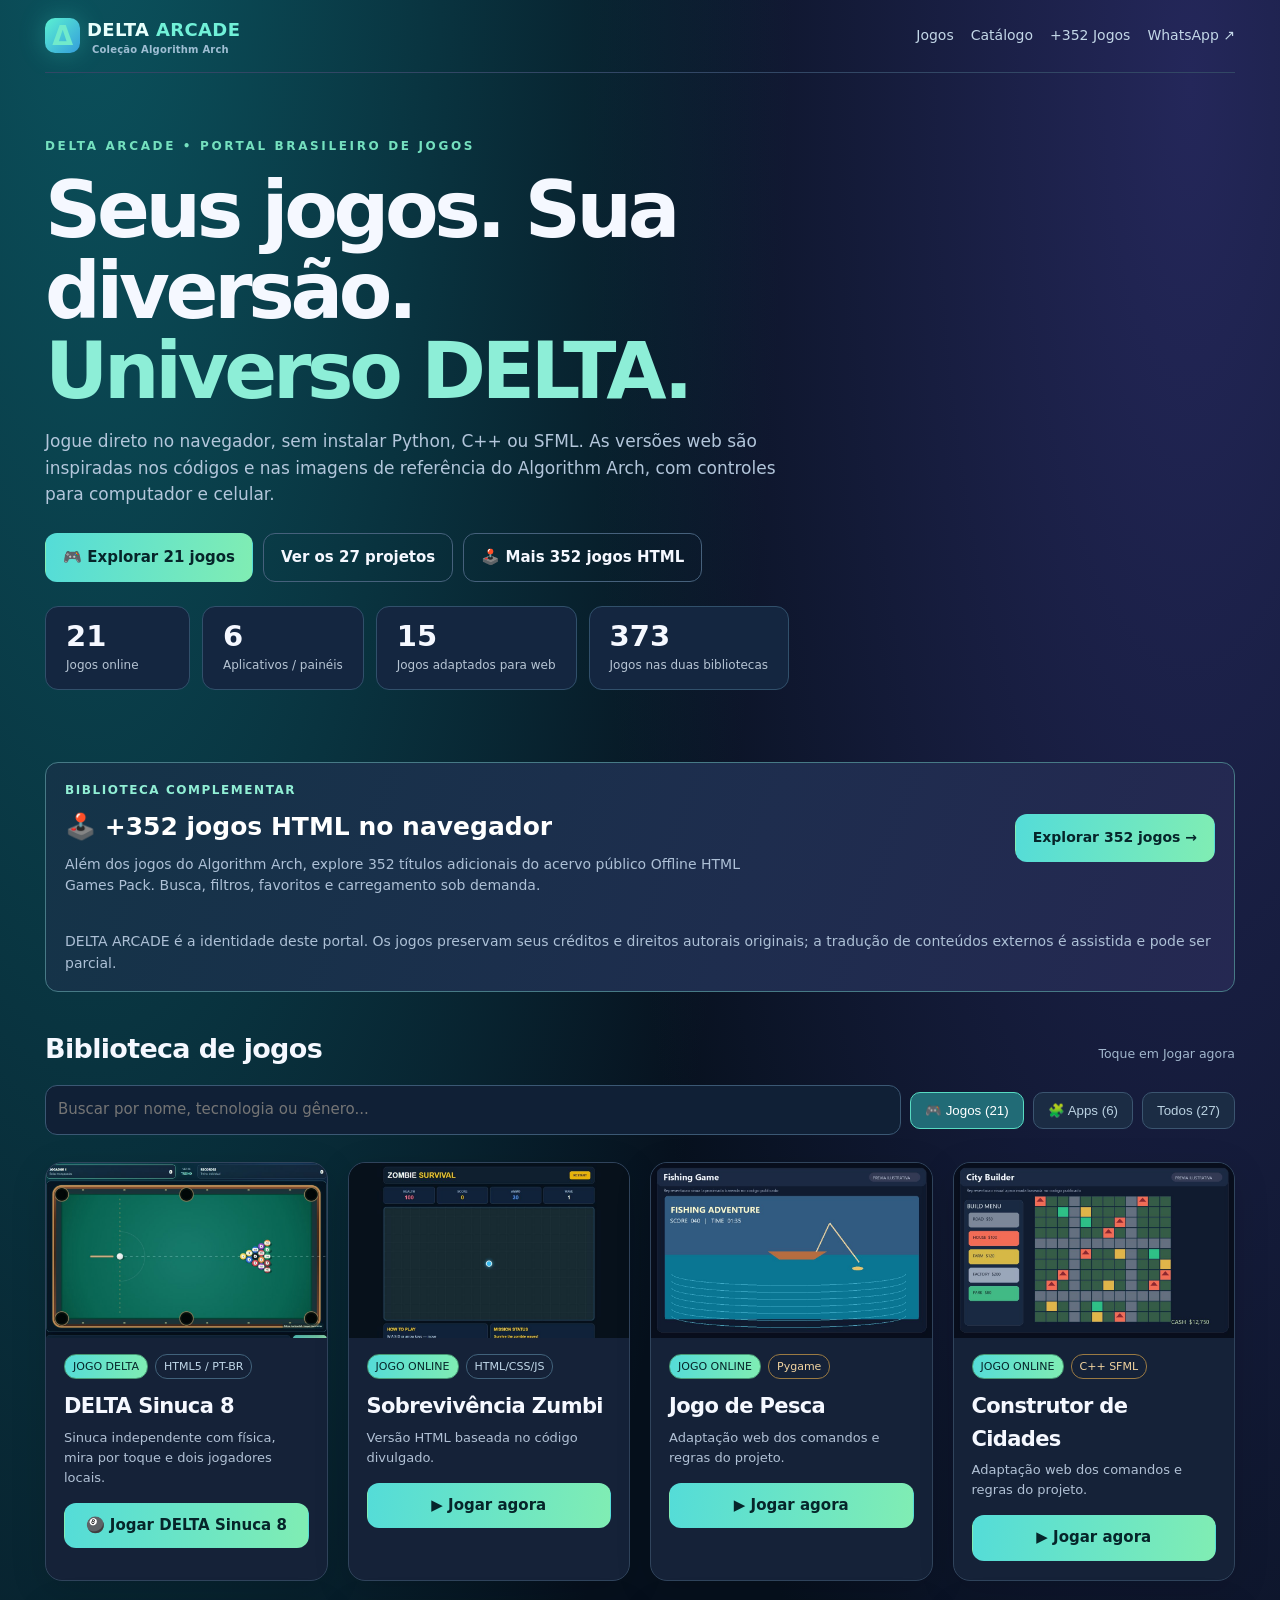
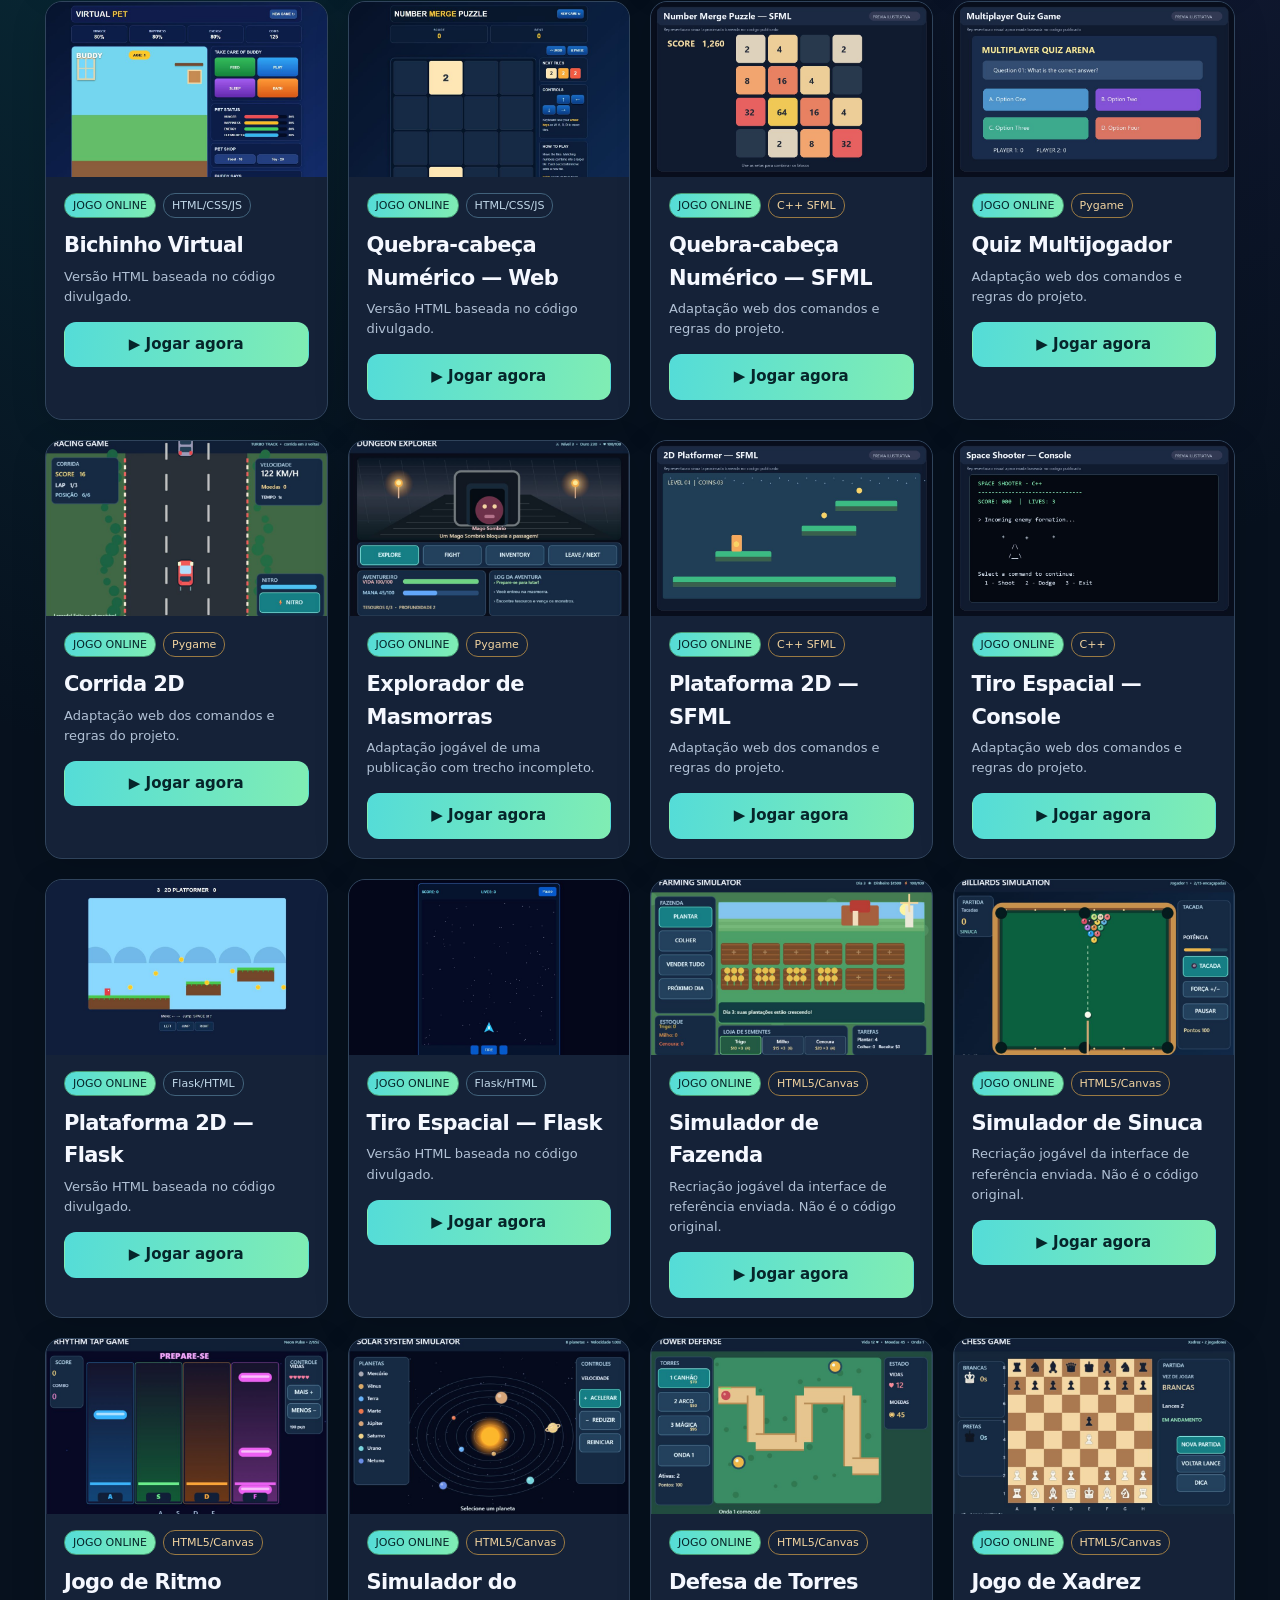
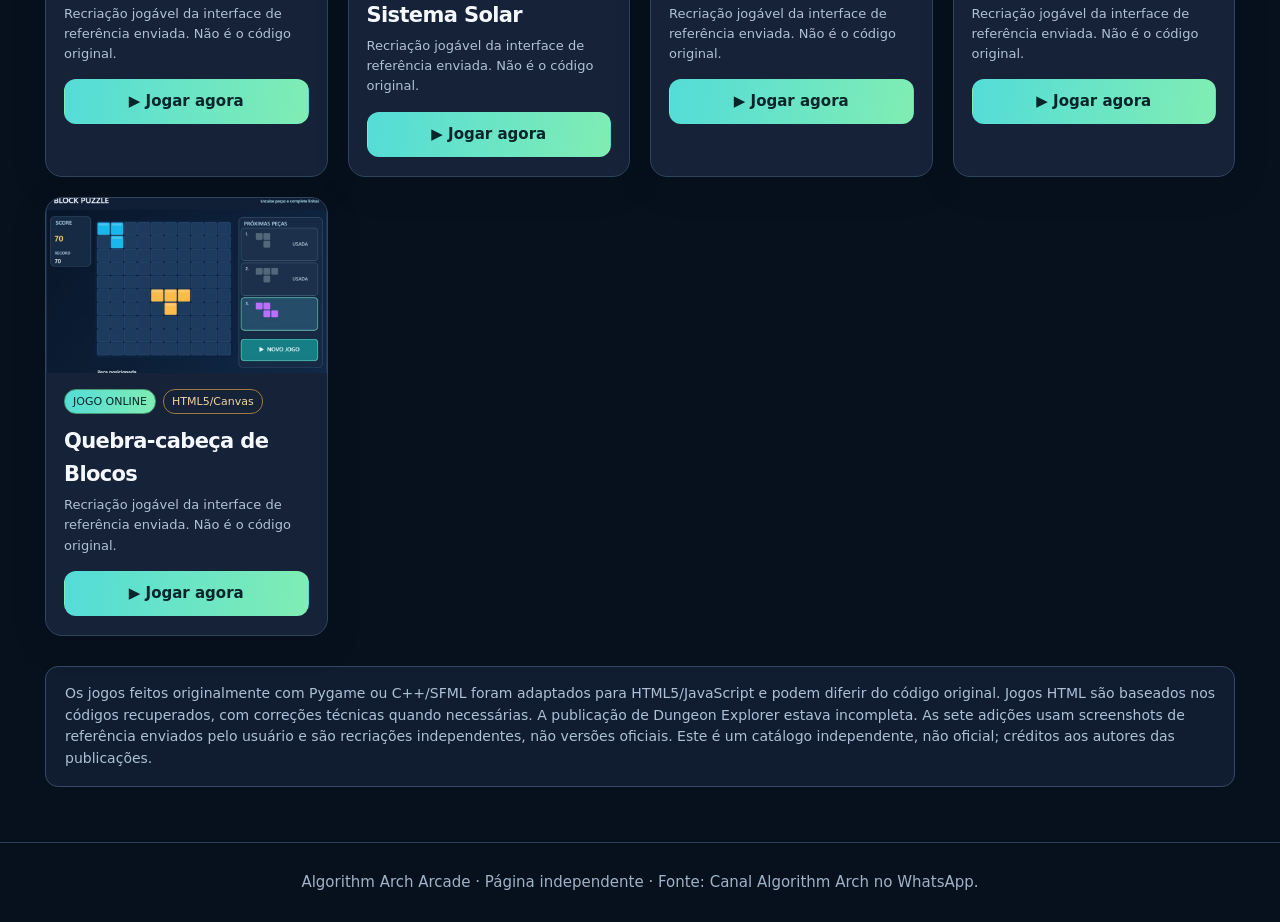
<file: index.html>
<!doctype html><html lang="pt-BR"><head><meta charset="UTF-8"><meta name="viewport" content="width=device-width,initial-scale=1"><meta name="theme-color" content="#080e1a"><title>Algorithm Arch Arcade | 21 jogos online</title><meta name="description" content="21 jogos online jogáveis e 6 aplicativos do canal Algorithm Arch. Portal com jogos web, Pygame e C++ adaptados para navegador."><style>
:root{color-scheme:dark;--bg:#080e1a;--panel:#111e31;--line:#2c405a;--muted:#a1b6cc;--aqua:#75f1d5}
*{box-sizing:border-box}html{scroll-behavior:smooth}body{margin:0;background:radial-gradient(ellipse at 10% -10%,#194668 0,transparent 43%),radial-gradient(ellipse at 90% 0,#252b58 0,transparent 35%),var(--bg);color:#f5f8ff;font:15px/1.55 system-ui,Segoe UI,sans-serif}
a{color:inherit;text-decoration:none}.wrap{max-width:1230px;margin:auto;padding:0 20px}
nav{display:flex;align-items:center;justify-content:space-between;gap:15px;padding:16px 0;border-bottom:1px solid #324765}
.brand{font-size:18px;font-weight:900;letter-spacing:-.02em}.brand span{color:#71eacb}nav .navlinks{display:flex;gap:17px;color:#c3d7e7;font-size:14px}
.hero{padding:64px 0 42px;max-width:920px}.eyebrow{letter-spacing:.22em;color:#75e1bf;font-size:12px;font-weight:800}.hero h1{font-size:clamp(36px,6.7vw,78px);line-height:1.03;letter-spacing:-.055em;margin:15px 0}.hero h1 em{font-style:normal;color:#80e7d7}.hero p{font-size:17px;color:#b3c6db;max-width:750px}.hero-actions{display:flex;flex-wrap:wrap;gap:10px;margin-top:25px}
.btn{display:inline-flex;align-items:center;justify-content:center;border-radius:12px;font-weight:800;padding:12px 17px;border:1px solid #46617c;transition:filter .15s,transform .15s;cursor:pointer}
.btn:hover{filter:brightness(1.14);transform:translateY(-1px)}.btn.main{background:linear-gradient(95deg,#60d7ce,#81e9ad);color:#082023;border-color:transparent}
.stats{display:flex;gap:12px;flex-wrap:wrap;margin:24px 0}.stat{background:#142640;border:1px solid #31506b;border-radius:13px;padding:13px 20px;min-width:145px}.stat b{font-size:29px;display:block;line-height:1.15}.stat span{color:#b6c4d3;font-size:12px}
.section-head{display:flex;align-items:baseline;justify-content:space-between;gap:12px;margin:30px 0 12px}.section-head h2{font-size:27px;margin:0;letter-spacing:-.025em}.section-head small{color:var(--muted)}
.controls{display:flex;gap:9px;align-items:center;flex-wrap:wrap;margin:16px 0 27px}input{flex:1;min-width:230px;background:#102036;border:1px solid #3b5874;border-radius:12px;color:white;padding:12px;font:inherit}
.tab{background:#1b2c44;border:1px solid #3b5570;color:#bad1e1;border-radius:10px;padding:10px 14px;cursor:pointer}.tab.active{background:#216b76;border-color:#58dbc2;color:white}
.grid{display:grid;grid-template-columns:repeat(auto-fill,minmax(265px,1fr));gap:20px}.card{background:#152238;border-radius:17px;overflow:hidden;border:1px solid #30445c;transition:transform .15s,border-color .15s}.card:hover{transform:translateY(-4px);border-color:#74c4cc}
.card>img{display:block;aspect-ratio:8/5;width:100%;object-fit:cover;background:#0a1628}.copy{padding:16px 18px 19px}
.pills{display:flex;flex-wrap:wrap;gap:7px}.pill{font-size:11px;border-radius:12px;border:1px solid #41627b;color:#c2d9ea;padding:3px 8px}.pill.play{color:#9ff6c1;border-color:#479973}.pill.port{color:#f2d4a0;border-color:#9a7a43}
.card h3{font-size:21px;letter-spacing:-.03em;margin:11px 0 5px}.card p{margin:0 0 15px;color:#b1c1d5;font-size:13px;min-height:39px}.card .btn{width:100%;padding:10px}.card .btn.secondary{background:#1d3550;border-color:#3c607c;color:#caeaf6}
.note{background:#101d30;border:1px solid #354966;padding:16px 19px;border-radius:13px;color:#adc0d6;margin-top:30px;font-size:14px}
footer{text-align:center;border-top:1px solid #2b415b;color:#a0b2c7;margin-top:55px;padding:28px 16px}
.hidden{display:none!important}@media(max-width:640px){nav .navlinks{gap:10px;font-size:12px}.hero{padding:36px 0 25px}.hero p{font-size:15px}.section-head h2{font-size:22px}}
</style><link rel="stylesheet" href="delta-brand.css"><link rel="icon" href="delta-favicon.svg" type="image/svg+xml"></head><body><div class="wrap"><nav><div class="brand">⚡ Algorithm <span>Arch Arcade</span></div><div class="navlinks"><a href="#jogos">Jogos</a><a href="#todos">Catálogo</a><a href="arcade-352/">+352 Jogos</a><a href="https://whatsapp.com/channel/0029VbE6CER23n3jpmWBcJ1Y" target="_blank" rel="noopener">WhatsApp ↗</a></div></nav>
<header class="hero"><div class="eyebrow">PORTAL DE JOGOS WEB • PROJETOS ARQUIVADOS</div><h1>Escolha um jogo.<br><em>Comece a jogar.</em></h1><p>Jogue direto no navegador, sem instalar Python, C++ ou SFML. As versões web são inspiradas nos códigos e nas imagens de referência do Algorithm Arch, com controles para computador e celular.</p><div class="hero-actions"><a class="btn main" href="#jogos">🎮 Explorar 21 jogos</a><a class="btn" href="#todos">Ver os 27 projetos</a><a class="btn" href="arcade-352/">🕹️ Mais 352 jogos HTML</a></div>
<div class="stats"><div class="stat"><b>21</b><span>Jogos online</span></div><div class="stat"><b>6</b><span>Aplicativos / painéis</span></div><div class="stat"><b>15</b><span>Jogos adaptados para web</span></div></div></header>
<section id="arcade352" class="note" style="display:flex;align-items:center;justify-content:space-between;gap:20px;flex-wrap:wrap;background:linear-gradient(110deg,#143448,#252852);border-color:#477a86;margin:6px 0 36px"><div><span style="color:#91efd5;font-size:12px;font-weight:900;letter-spacing:.13em">BIBLIOTECA COMPLEMENTAR</span><h2 style="margin:7px 0;color:white;font-size:25px">🕹️ +352 jogos HTML no navegador</h2><p style="margin:0;max-width:680px">Além dos jogos do Algorithm Arch, explore 352 títulos adicionais do acervo público Offline HTML Games Pack. Busca, filtros, favoritos e carregamento sob demanda.</p></div><a class="btn main" href="arcade-352/">Explorar 352 jogos →</a></section>
<section id="jogos"><div class="section-head"><h2>Biblioteca de jogos</h2><small>Toque em Jogar agora</small></div></section>
<section id="todos"><div class="controls"><input id="search" type="search" placeholder="Buscar por nome, tecnologia ou gênero..." aria-label="Buscar projeto"><button data-filter="games" class="tab active">🎮 Jogos (21)</button><button data-filter="apps" class="tab">🧩 Apps (6)</button><button data-filter="all" class="tab">Todos (27)</button></div><div id="grid" class="grid"><article class="card" data-cat="games" data-search="delta sinuca 8 pool bilhar brasileiro html5 novo jogo independente original delta"><img src="img/delta-sinuca-8.jpg" loading="lazy" alt="Mesa e bolas do jogo DELTA Sinuca 8"><div class="copy"><div class="pills"><span class="pill play">JOGO DELTA</span><span class="pill">HTML5 / PT-BR</span></div><h3>DELTA Sinuca 8</h3><p>Sinuca independente com física, mira por toque e dois jogadores locais.</p><a class="btn main" href="games/delta-sinuca-8.html">🎱 Jogar DELTA Sinuca 8</a></div></article><article class="card" data-cat="games" data-search="zombie survival game html/css/js jogo"><img src="img/zombie-survival.jpg" loading="lazy" alt="Interface de Zombie Survival Game"><div class="copy"><div class="pills"><span class="pill play">JOGO ONLINE</span><span class="pill ">HTML/CSS/JS</span></div><h3>Zombie Survival Game</h3><p>Versão HTML baseada no código divulgado.</p><a class="btn main" href="games/zombie-survival.html">▶  Jogar agora</a></div></article><article class="card" data-cat="games" data-search="fishing game pygame jogo"><img src="img/fishing-game.jpg" loading="lazy" alt="Interface de Fishing Game"><div class="copy"><div class="pills"><span class="pill play">JOGO ONLINE</span><span class="pill port">Pygame</span></div><h3>Fishing Game</h3><p>Adaptação web dos comandos e regras do projeto.</p><a class="btn main" href="games/arcade.html?game=fishing-game">▶  Jogar agora</a></div></article><article class="card" data-cat="games" data-search="city builder c++ sfml simulacao"><img src="img/city-builder.jpg" loading="lazy" alt="Interface de City Builder"><div class="copy"><div class="pills"><span class="pill play">JOGO ONLINE</span><span class="pill port">C++ SFML</span></div><h3>City Builder</h3><p>Adaptação web dos comandos e regras do projeto.</p><a class="btn main" href="games/arcade.html?game=city-builder">▶  Jogar agora</a></div></article><article class="card" data-cat="games" data-search="virtual pet game html/css/js jogo"><img src="img/virtual-pet.jpg" loading="lazy" alt="Interface de Virtual Pet Game"><div class="copy"><div class="pills"><span class="pill play">JOGO ONLINE</span><span class="pill ">HTML/CSS/JS</span></div><h3>Virtual Pet Game</h3><p>Versão HTML baseada no código divulgado.</p><a class="btn main" href="games/virtual-pet.html">▶  Jogar agora</a></div></article><article class="card" data-cat="games" data-search="number merge puzzle — web html/css/js puzzle"><img src="img/number-merge-web.jpg" loading="lazy" alt="Interface de Number Merge Puzzle — Web"><div class="copy"><div class="pills"><span class="pill play">JOGO ONLINE</span><span class="pill ">HTML/CSS/JS</span></div><h3>Number Merge Puzzle — Web</h3><p>Versão HTML baseada no código divulgado.</p><a class="btn main" href="games/number-merge-web.html">▶  Jogar agora</a></div></article><article class="card" data-cat="apps" data-search="recipe collection html/css/js aplicativo"><img src="img/recipe-collection.jpg" loading="lazy" alt="Interface de Recipe Collection"><div class="copy"><div class="pills"><span class="pill ">APLICATIVO</span><span class="pill ">HTML/CSS/JS</span></div><h3>Recipe Collection</h3><p>Projeto de interface e visualização.</p><a class="btn secondary" href="demos/recipe-collection.html" target="_blank" rel="noopener">▣  Abrir demonstração</a></div></article><article class="card" data-cat="games" data-search="number merge puzzle — sfml c++ sfml puzzle"><img src="img/number-merge-sfml.jpg" loading="lazy" alt="Interface de Number Merge Puzzle — SFML"><div class="copy"><div class="pills"><span class="pill play">JOGO ONLINE</span><span class="pill port">C++ SFML</span></div><h3>Number Merge Puzzle — SFML</h3><p>Adaptação web dos comandos e regras do projeto.</p><a class="btn main" href="games/arcade.html?game=number-merge-sfml">▶  Jogar agora</a></div></article><article class="card" data-cat="games" data-search="multiplayer quiz game pygame jogo"><img src="img/multiplayer-quiz.jpg" loading="lazy" alt="Interface de Multiplayer Quiz Game"><div class="copy"><div class="pills"><span class="pill play">JOGO ONLINE</span><span class="pill port">Pygame</span></div><h3>Multiplayer Quiz Game</h3><p>Adaptação web dos comandos e regras do projeto.</p><a class="btn main" href="games/arcade.html?game=multiplayer-quiz">▶  Jogar agora</a></div></article><article class="card" data-cat="games" data-search="2d racing game pygame jogo"><img src="img/2d-racing.jpg" loading="lazy" alt="Interface de 2D Racing Game"><div class="copy"><div class="pills"><span class="pill play">JOGO ONLINE</span><span class="pill port">Pygame</span></div><h3>2D Racing Game</h3><p>Adaptação web dos comandos e regras do projeto.</p><a class="btn main" href="games/arcade.html?game=2d-racing">▶  Jogar agora</a></div></article><article class="card" data-cat="games" data-search="dungeon explorer pygame jogo"><img src="img/dungeon-explorer.jpg" loading="lazy" alt="Interface de Dungeon Explorer"><div class="copy"><div class="pills"><span class="pill play">JOGO ONLINE</span><span class="pill port">Pygame</span></div><h3>Dungeon Explorer</h3><p>Adaptação jogável de uma publicação com trecho incompleto.</p><a class="btn main" href="games/arcade.html?game=dungeon-explorer">▶  Jogar agora</a></div></article><article class="card" data-cat="games" data-search="2d platformer — sfml c++ sfml jogo"><img src="img/2d-platformer-sfml.jpg" loading="lazy" alt="Interface de 2D Platformer — SFML"><div class="copy"><div class="pills"><span class="pill play">JOGO ONLINE</span><span class="pill port">C++ SFML</span></div><h3>2D Platformer — SFML</h3><p>Adaptação web dos comandos e regras do projeto.</p><a class="btn main" href="games/arcade.html?game=2d-platformer-sfml">▶  Jogar agora</a></div></article><article class="card" data-cat="games" data-search="space shooter — console c++ jogo"><img src="img/space-shooter-console.jpg" loading="lazy" alt="Interface de Space Shooter — Console"><div class="copy"><div class="pills"><span class="pill play">JOGO ONLINE</span><span class="pill port">C++</span></div><h3>Space Shooter — Console</h3><p>Adaptação web dos comandos e regras do projeto.</p><a class="btn main" href="games/arcade.html?game=space-shooter-console">▶  Jogar agora</a></div></article><article class="card" data-cat="apps" data-search="network traffic analyzer html/css/js dashboard"><img src="img/network-traffic-analyzer.jpg" loading="lazy" alt="Interface de Network Traffic Analyzer"><div class="copy"><div class="pills"><span class="pill ">APLICATIVO</span><span class="pill ">HTML/CSS/JS</span></div><h3>Network Traffic Analyzer</h3><p>Projeto de interface e visualização.</p><a class="btn secondary" href="demos/network-traffic-analyzer.html" target="_blank" rel="noopener">▣  Abrir demonstração</a></div></article><article class="card" data-cat="apps" data-search="ev charging dashboard flask/html dashboard"><img src="img/ev-charging-dashboard.jpg" loading="lazy" alt="Interface de EV Charging Dashboard"><div class="copy"><div class="pills"><span class="pill ">APLICATIVO</span><span class="pill ">Flask/HTML</span></div><h3>EV Charging Dashboard</h3><p>Projeto de interface e visualização.</p><a class="btn secondary" href="img/ev-charging-dashboard.jpg" target="_blank" rel="noopener">▣  Ver prévia</a></div></article><article class="card" data-cat="apps" data-search="country explorer html/css/js aplicativo"><img src="img/country-explorer.jpg" loading="lazy" alt="Interface de Country Explorer"><div class="copy"><div class="pills"><span class="pill ">APLICATIVO</span><span class="pill ">HTML/CSS/JS</span></div><h3>Country Explorer</h3><p>Projeto de interface e visualização.</p><a class="btn secondary" href="demos/country-explorer.html" target="_blank" rel="noopener">▣  Abrir demonstração</a></div></article><article class="card" data-cat="apps" data-search="weather data analyzer flask/html dashboard"><img src="img/weather-data-analyzer.jpg" loading="lazy" alt="Interface de Weather Data Analyzer"><div class="copy"><div class="pills"><span class="pill ">APLICATIVO</span><span class="pill ">Flask/HTML</span></div><h3>Weather Data Analyzer</h3><p>Projeto de interface e visualização.</p><a class="btn secondary" href="img/weather-data-analyzer.jpg" target="_blank" rel="noopener">▣  Ver prévia</a></div></article><article class="card" data-cat="games" data-search="2d platformer — flask flask/html jogo"><img src="img/2d-platformer-flask.jpg" loading="lazy" alt="Interface de 2D Platformer — Flask"><div class="copy"><div class="pills"><span class="pill play">JOGO ONLINE</span><span class="pill ">Flask/HTML</span></div><h3>2D Platformer — Flask</h3><p>Versão HTML baseada no código divulgado.</p><a class="btn main" href="games/2d-platformer-flask.html">▶  Jogar agora</a></div></article><article class="card" data-cat="games" data-search="space shooter — flask flask/html jogo"><img src="img/space-shooter-flask.jpg" loading="lazy" alt="Interface de Space Shooter — Flask"><div class="copy"><div class="pills"><span class="pill play">JOGO ONLINE</span><span class="pill ">Flask/HTML</span></div><h3>Space Shooter — Flask</h3><p>Versão HTML baseada no código divulgado.</p><a class="btn main" href="games/space-shooter-flask.html">▶  Jogar agora</a></div></article><article class="card" data-cat="apps" data-search="cybersecurity monitoring dashboard flask/html dashboard"><img src="img/cybersecurity-dashboard.jpg" loading="lazy" alt="Interface de Cybersecurity Monitoring Dashboard"><div class="copy"><div class="pills"><span class="pill ">APLICATIVO</span><span class="pill ">Flask/HTML</span></div><h3>Cybersecurity Monitoring Dashboard</h3><p>Projeto de interface e visualização.</p><a class="btn secondary" href="demos/cybersecurity-dashboard.html" target="_blank" rel="noopener">▣  Abrir demonstração</a></div></article><article class="card" data-cat="games" data-search="farming simulator html5/canvas jogo"><img src="img/farming-simulator.jpg" loading="lazy" alt="Interface de Farming Simulator"><div class="copy"><div class="pills"><span class="pill play">JOGO ONLINE</span><span class="pill port">HTML5/Canvas</span></div><h3>Farming Simulator</h3><p>Recriação jogável da interface de referência enviada. Não é o código original.</p><a class="btn main" href="games/arcade.html?game=farming-simulator">▶  Jogar agora</a></div></article><article class="card" data-cat="games" data-search="billiards simulator html5/canvas jogo"><img src="img/billiards-simulator.jpg" loading="lazy" alt="Interface de Billiards Simulator"><div class="copy"><div class="pills"><span class="pill play">JOGO ONLINE</span><span class="pill port">HTML5/Canvas</span></div><h3>Billiards Simulator</h3><p>Recriação jogável da interface de referência enviada. Não é o código original.</p><a class="btn main" href="games/arcade.html?game=billiards-simulator">▶  Jogar agora</a></div></article><article class="card" data-cat="games" data-search="rhythm tap game html5/canvas jogo"><img src="img/rhythm-tap.jpg" loading="lazy" alt="Interface de Rhythm Tap Game"><div class="copy"><div class="pills"><span class="pill play">JOGO ONLINE</span><span class="pill port">HTML5/Canvas</span></div><h3>Rhythm Tap Game</h3><p>Recriação jogável da interface de referência enviada. Não é o código original.</p><a class="btn main" href="games/arcade.html?game=rhythm-tap">▶  Jogar agora</a></div></article><article class="card" data-cat="games" data-search="solar system simulator html5/canvas jogo"><img src="img/solar-system.jpg" loading="lazy" alt="Interface de Solar System Simulator"><div class="copy"><div class="pills"><span class="pill play">JOGO ONLINE</span><span class="pill port">HTML5/Canvas</span></div><h3>Solar System Simulator</h3><p>Recriação jogável da interface de referência enviada. Não é o código original.</p><a class="btn main" href="games/arcade.html?game=solar-system">▶  Jogar agora</a></div></article><article class="card" data-cat="games" data-search="tower defense html5/canvas jogo"><img src="img/tower-defense.jpg" loading="lazy" alt="Interface de Tower Defense"><div class="copy"><div class="pills"><span class="pill play">JOGO ONLINE</span><span class="pill port">HTML5/Canvas</span></div><h3>Tower Defense</h3><p>Recriação jogável da interface de referência enviada. Não é o código original.</p><a class="btn main" href="games/arcade.html?game=tower-defense">▶  Jogar agora</a></div></article><article class="card" data-cat="games" data-search="chess game html5/canvas jogo"><img src="img/chess-game.jpg" loading="lazy" alt="Interface de Chess Game"><div class="copy"><div class="pills"><span class="pill play">JOGO ONLINE</span><span class="pill port">HTML5/Canvas</span></div><h3>Chess Game</h3><p>Recriação jogável da interface de referência enviada. Não é o código original.</p><a class="btn main" href="games/arcade.html?game=chess-game">▶  Jogar agora</a></div></article><article class="card" data-cat="games" data-search="block puzzle html5/canvas jogo"><img src="img/block-puzzle.jpg" loading="lazy" alt="Interface de Block Puzzle"><div class="copy"><div class="pills"><span class="pill play">JOGO ONLINE</span><span class="pill port">HTML5/Canvas</span></div><h3>Block Puzzle</h3><p>Recriação jogável da interface de referência enviada. Não é o código original.</p><a class="btn main" href="games/arcade.html?game=block-puzzle">▶  Jogar agora</a></div></article></div><div id="none" class="hidden" style="color:#9bb9c9;padding:35px">Nenhum projeto encontrado.</div></section>
<div class="note">Os jogos feitos originalmente com Pygame ou C++/SFML foram adaptados para HTML5/JavaScript e podem diferir do código original. Jogos HTML são baseados nos códigos recuperados, com correções técnicas quando necessárias. A publicação de Dungeon Explorer estava incompleta. As sete adições usam screenshots de referência enviados pelo usuário e são recriações independentes, não versões oficiais. Este é um catálogo independente, não oficial; créditos aos autores das publicações.</div></div>
<footer>Algorithm Arch Arcade · Página independente · Fonte: <a href="https://whatsapp.com/channel/0029VbE6CER23n3jpmWBcJ1Y" target="_blank" rel="noopener">Canal Algorithm Arch no WhatsApp</a>.</footer>
<script>const input=document.querySelector("#search"),tabs=[...document.querySelectorAll("[data-filter]")],items=[...document.querySelectorAll(".card")];let filter="games";function redraw(){const q=input.value.toLocaleLowerCase("pt-BR").trim();let n=0;items.forEach(i=>{const show=(filter==="all"||i.dataset.cat===filter)&&i.dataset.search.includes(q);i.classList.toggle("hidden",!show);if(show)n++});document.querySelector("#none").classList.toggle("hidden",n>0)}tabs.forEach(t=>t.onclick=()=>{filter=t.dataset.filter;tabs.forEach(b=>b.classList.toggle("active",t===b));redraw()});input.oninput=redraw;redraw();</script><script src="delta-site.js" defer></script></body></html>
</file>
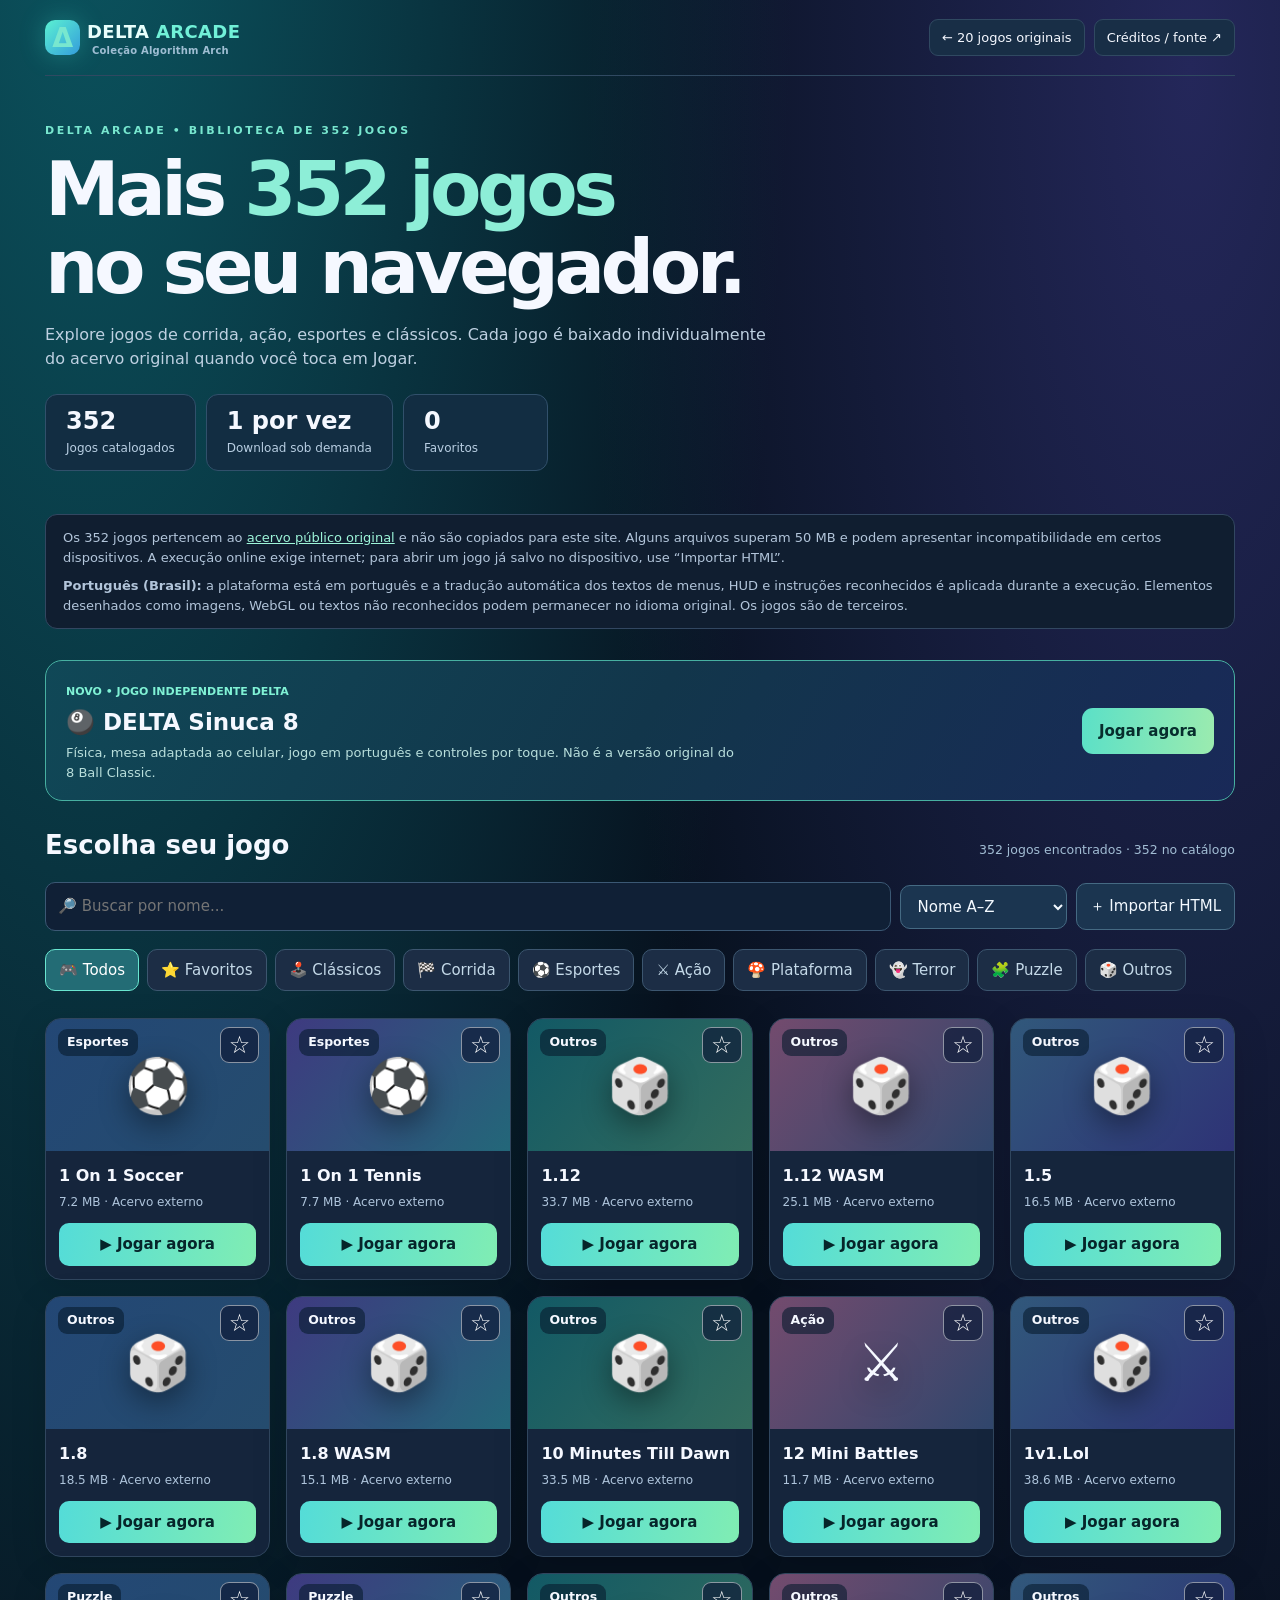
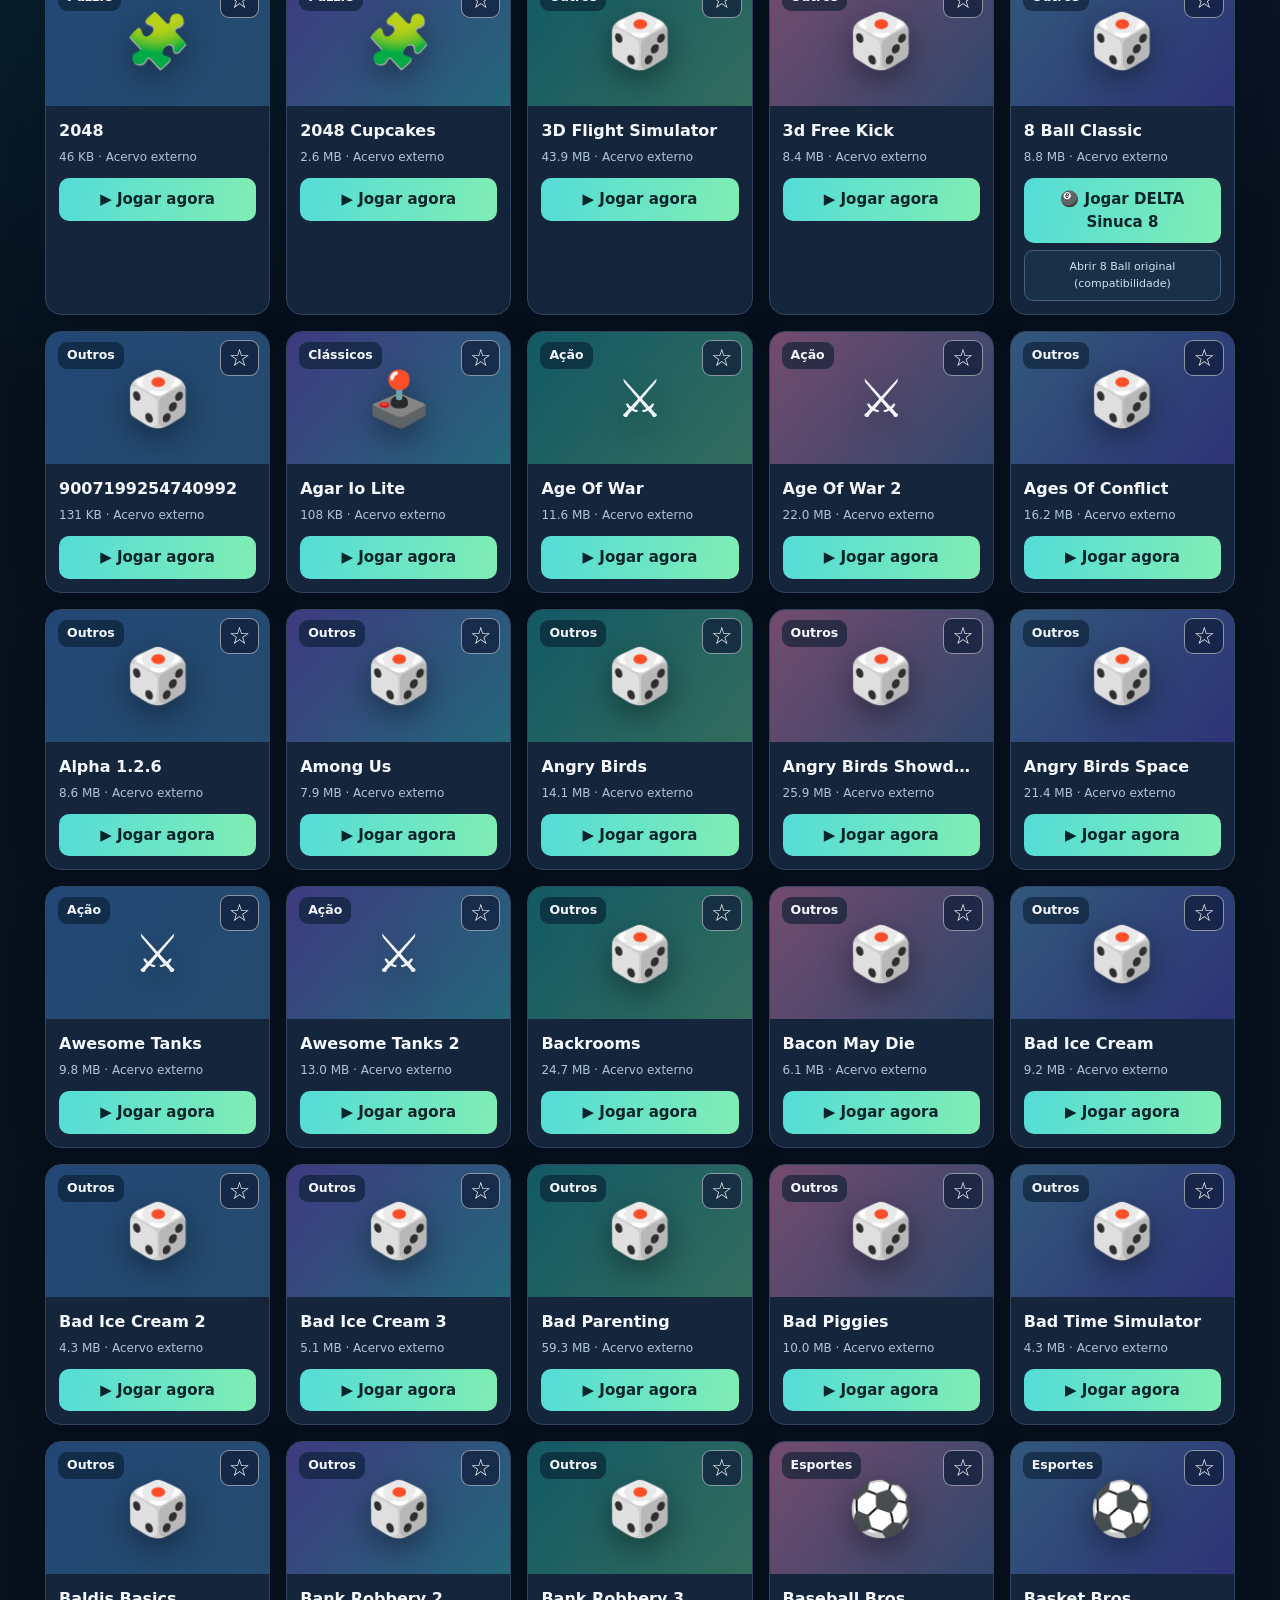
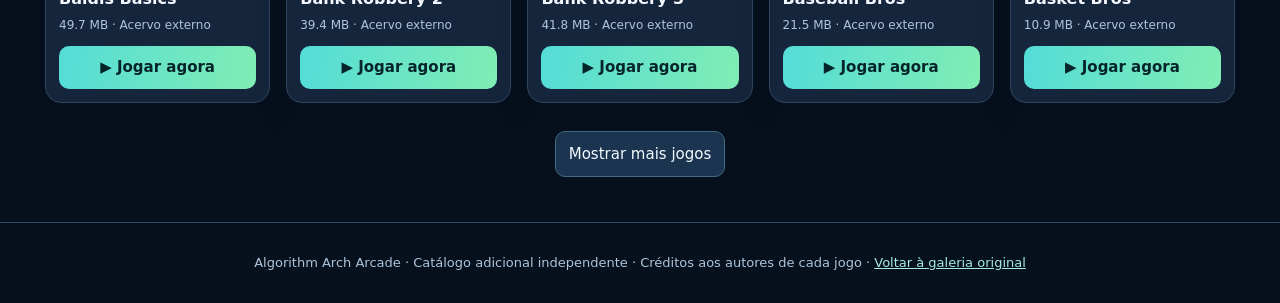
<file: arcade-352/index.html>
<!doctype html>
<html lang="pt-BR">
<head>
<meta charset="utf-8">
<meta name="viewport" content="width=device-width, initial-scale=1, viewport-fit=cover">
<meta name="theme-color" content="#080e1a">
<meta name="description" content="352 jogos HTML no Algorithm Arch Arcade. Catálogo pesquisável com categorias, favoritos e player individual.">
<title>ARCADE Δ | 352 jogos extras — Algorithm Arch</title>
<style>
:root{color-scheme:dark;--bg:#080e1a;--box:#14243b;--line:#304961;--cyan:#78e7cf;--muted:#aec4db}
*{box-sizing:border-box}body{margin:0;color:#f5f8ff;background:radial-gradient(ellipse at 4% -12%,#174e64,transparent 50%),radial-gradient(ellipse at 95% 0,#302d69,transparent 38%),var(--bg);font:15px/1.5 system-ui,Segoe UI,Arial,sans-serif;min-height:100vh}a{color:inherit;text-decoration:none}a:hover{text-decoration:underline}button,input,select{font:inherit}button{cursor:pointer}button:focus-visible,a:focus-visible,input:focus-visible,select:focus-visible{outline:2px solid var(--cyan);outline-offset:2px}.wrap{max-width:1230px;padding:0 20px;margin:auto}
header{display:flex;gap:15px;align-items:center;justify-content:space-between;padding:18px 0;border-bottom:1px solid var(--line);flex-wrap:wrap}.brand{font-weight:900;font-size:18px;letter-spacing:-.03em}.brand span{color:var(--cyan)}nav{display:flex;gap:9px;flex-wrap:wrap}nav a{border:1px solid var(--line);background:#182e46;border-radius:9px;padding:8px 12px;font-size:13px}
.hero{padding:47px 0 25px}.eyebrow{font-size:11px;font-weight:800;letter-spacing:.23em;color:var(--cyan)}h1{font-size:clamp(38px,7vw,75px);line-height:1.05;letter-spacing:-.06em;margin:10px 0}h1 em{color:#a7eacb;font-style:normal}.hero p{font-size:16px;color:#bed0e1;max-width:740px}.metrics{display:flex;flex-wrap:wrap;gap:10px;margin:23px 0 10px}.metric{background:#122d42;border:1px solid #31506b;border-radius:12px;padding:12px 20px;min-width:145px}.metric b{display:block;font-size:24px;line-height:1.2}.metric small{font-size:12px;color:#b8cee2}
.info{background:#101e30;color:#b2c5da;border:1px solid #324761;border-radius:12px;padding:13px 17px;margin:8px 0 31px;font-size:13px}.info a{color:#9df5d9;text-decoration:underline}.heading{display:flex;align-items:baseline;justify-content:space-between;gap:10px;margin-bottom:17px}.heading h2{font-size:26px;margin:0}.heading small{color:#a2bdd4}
.controls{display:flex;flex-wrap:wrap;align-items:center;gap:9px}.controls input{flex:1;min-width:185px;background:#102036;color:#fff;border:1px solid #3b5874;padding:12px;border-radius:10px}.controls select,.control{background:#1b3550;color:#f3f9ff;border:1px solid #456a83;padding:11px 13px;border-radius:10px}.control.active,.play{background:linear-gradient(100deg,#60d7ce,#81e9ad);color:#092b30;border:0;font-weight:900}.tabs{display:flex;flex-wrap:wrap;gap:8px;margin:18px 0 27px}.tabs button{background:#1c2d45;color:#c4d9e8;border:1px solid #3c566f;padding:9px 13px;border-radius:10px}.tabs button.selected{background:#236c75;border-color:#69e6d0;color:white}
.grid{display:grid;grid-template-columns:repeat(auto-fill,minmax(225px,1fr));gap:16px}.card{background:#15253c;border:1px solid #30465e;border-radius:16px;overflow:hidden;transition:transform .15s}.card:hover{transform:translateY(-3px);border-color:#78b9c1}.cover{display:grid;place-items:center;position:relative;height:132px}.cover span{font-size:53px;filter:drop-shadow(0 10px 15px #0006)}.cover small{position:absolute;left:12px;top:10px;background:#071b2e99;padding:4px 9px;border-radius:9px;font-weight:800}.star{position:absolute;right:10px;top:8px;border:1px solid #ffffff80;border-radius:9px;background:#101c39b9;color:white;font-size:24px;line-height:1;padding:5px 8px}.star.saved{color:#ffe18e}.body{padding:13px}.body h3{font-size:16px;white-space:nowrap;overflow:hidden;text-overflow:ellipsis;margin:0 0 5px}.body p{font-size:12px;color:var(--muted);margin:0 0 12px}.play{width:100%;padding:10px 12px;border-radius:10px}
#more{display:block;margin:28px auto 0}footer{border-top:1px solid var(--line);padding:30px 15px;margin-top:45px;text-align:center;font-size:13px;color:var(--muted)}footer a{text-decoration:underline;color:#a5eddd}
.player{position:fixed;inset:0;z-index:2000;display:none;flex-direction:column;background:#050c19}.player.open{display:flex}.bar{display:flex;align-items:center;justify-content:space-between;gap:8px;flex-wrap:wrap;padding:10px 15px;background:#14253c;border-bottom:1px solid var(--line)}.bar strong{flex:1;overflow:hidden;text-overflow:ellipsis;white-space:nowrap}.buttons{display:flex;flex-wrap:wrap;gap:7px}.buttons a,.buttons button{border:1px solid #47738a;background:#203955;color:white;border-radius:9px;padding:8px 11px;font-size:13px;font-weight:700}.buttons .exit{background:#296d72}.stage{position:relative;flex:1;min-height:0}.stage iframe{display:none;width:100%;height:100%;border:0;background:white}.stage iframe.ready{display:block}.loader{position:absolute;inset:0;display:flex;flex-direction:column;align-items:center;justify-content:center;text-align:center;padding:18px;gap:12px;background:#0a162a}.loader.off{display:none}.loader p{color:#b9cede;max-width:520px}.spin{width:45px;height:45px;border:4px solid #3a5673;border-top-color:#78efd4;border-radius:50%;animation:spin 1s linear infinite}@keyframes spin{to{transform:rotate(360deg)}}.progress{width:min(340px,78vw);height:8px;background:#203850;border-radius:10px;overflow:hidden}.progress i{display:block;background:#79e4cd;height:100%;width:0;transition:width .12s}.hidden{display:none!important}
@media(max-width:640px){.wrap{padding:0 13px}.hero{padding-top:31px}.hero p{font-size:14px}.brand{font-size:15px}.metrics .metric{min-width:100px;flex:1}.heading h2{font-size:21px}.grid{grid-template-columns:repeat(2,minmax(0,1fr));gap:9px}.cover{height:110px}.cover span{font-size:43px}.body{padding:10px}.body h3{font-size:14px}.bar strong{flex-basis:100%}.buttons a,.buttons button{font-size:12px}}
.delta-game-link{display:block;text-decoration:none;text-align:center}.original-link{display:block;width:100%;font-size:11px;margin-top:7px;border:1px solid #43617c;background:#183048;color:#c5e5ed;padding:8px;border-radius:9px}.delta-feature{display:flex;align-items:center;justify-content:space-between;flex-wrap:wrap;gap:15px;padding:18px 20px;border:1px solid #47b0a1;border-radius:17px;background:linear-gradient(120deg,#104857,#12364b,#192958);margin-bottom:25px}.delta-feature h2{margin:3px 0 4px;font-size:23px}.delta-feature p{margin:0;color:#b8dedb;font-size:13px;max-width:670px}.delta-feature a{border-radius:11px;display:inline-block;background:linear-gradient(95deg,#5be0c7,#9bebaf);padding:12px 17px;color:#072d2d;font-weight:900;text-decoration:none}</style>
<link rel="stylesheet" href="../delta-brand.css"><link rel="icon" href="../delta-favicon.svg" type="image/svg+xml"></head>
<body>
<div class="wrap">
<header><a class="brand" href="../">⚡ Algorithm <span>Arch Arcade</span></a><nav><a href="../">← 20 jogos originais</a><a href="https://github.com/CoolDude2349/Offline-HTML-Games-Pack" target="_blank" rel="noopener noreferrer">Créditos / fonte ↗</a></nav></header>
<section class="hero"><div class="eyebrow">BIBLIOTECA ADICIONAL • JOGOS HTML</div><h1>Mais <em>352 jogos</em><br>no seu navegador.</h1><p>Explore jogos de corrida, ação, esportes e clássicos. Cada jogo é baixado individualmente do acervo original quando você toca em Jogar.</p><div class="metrics"><div class="metric"><b id="total">352</b><small>Jogos catalogados</small></div><div class="metric"><b>1 por vez</b><small>Download sob demanda</small></div><div class="metric"><b id="favcount">0</b><small>Favoritos</small></div></div></section>
<div class="info">Os 352 jogos pertencem ao <a href="https://github.com/CoolDude2349/Offline-HTML-Games-Pack" target="_blank" rel="noopener noreferrer">acervo público original</a> e não são copiados para este site. Alguns arquivos superam 50 MB e podem apresentar incompatibilidade em certos dispositivos. A execução online exige internet; para abrir um jogo já salvo no dispositivo, use “Importar HTML”.</div>
<section class="delta-feature" aria-label="Novo jogo DELTA Sinuca 8"><div><span style="font-size:11px;color:#80f2d5;font-weight:900">NOVO • JOGO INDEPENDENTE DELTA</span><h2>🎱 DELTA Sinuca 8</h2><p>Física, mesa adaptada ao celular, jogo em português e controles por toque. Não é a versão original do 8 Ball Classic.</p></div><a href="../games/delta-sinuca-8.html">Jogar agora</a></section><section id="biblioteca"><div class="heading"><h2>Escolha seu jogo</h2><small id="result">Carregando catálogo...</small></div><div class="controls"><input id="search" type="search" placeholder="🔎 Buscar por nome..." aria-label="Buscar jogos"><select id="sort" aria-label="Ordenar"><option value="alpha">Nome A–Z</option><option value="light">Menor tamanho</option><option value="heavy">Maior tamanho</option></select><button class="control" id="import">＋ Importar HTML</button></div><div class="tabs" id="tabs"></div><div id="grid" class="grid"></div><button id="more" class="control hidden">Mostrar mais jogos</button></section>
</div>
<footer>Algorithm Arch Arcade · Catálogo adicional independente · Créditos aos autores de cada jogo · <a href="../">Voltar à galeria original</a></footer>
<div id="player" class="player" role="dialog" aria-modal="true" aria-label="Jogo HTML"><div class="bar"><strong id="gameTitle">Jogo</strong><div class="buttons"><a id="source" href="https://github.com/CoolDude2349/Offline-HTML-Games-Pack" target="_blank" rel="noopener noreferrer">Fonte ↗</a><button id="download" disabled>↓ Salvar HTML</button><button id="language" title="Tradução assistida de menus e textos; reinicia o jogo">🌐 PT-BR ligado</button><button id="fullscreen">⛶ Tela cheia</button><button id="exit" class="exit">✕ Fechar</button></div></div><div id="stage" class="stage"><div id="loader" class="loader"><div class="spin" id="spinner"></div><strong id="status">Preparando jogo...</strong><p id="detail">Carregando...</p><div class="progress"><i id="progress"></i></div></div><iframe id="gameFrame" title="Jogo selecionado, executado em ambiente isolado" sandbox="allow-scripts allow-pointer-lock allow-forms allow-modals allow-downloads" allow="fullscreen; autoplay; gamepad" referrerpolicy="no-referrer"></iframe></div></div>
<input type="file" id="files" accept=".html,.htm,text/html" multiple hidden>
<script>
'use strict';
const REPO='CoolDude2349/Offline-HTML-Games-Pack';
const RAW='https://raw.githubusercontent.com/'+REPO+'/master/offline/';
const SOURCE='https://github.com/'+REPO+'/blob/master/offline/';
const $=id=>document.getElementById(id);
const cats=['Todos','Favoritos','Clássicos','Corrida','Esportes','Ação','Plataforma','Terror','Puzzle','Outros'];
const emoji={'Todos':'🎮','Favoritos':'⭐','Clássicos':'🕹️','Corrida':'🏁','Esportes':'⚽','Ação':'⚔️','Plataforma':'🍄','Terror':'👻','Puzzle':'🧩','Outros':'🎲'};
const patterns={'Corrida':/race|racer|car|drive|drift|moto|bike|kart|traffic|truck|rally|parking/i,'Esportes':/soccer|football|basket|tennis|golf|pool|bowling|boxing|skate|baseball|volley/i,'Ação':/shoot|strike|doom|battle|fight|ninja|zombie|gun|tank|sword|surviv|combat|sniper|war|defense/i,'Plataforma':/mario|sonic|geometry|run|jump|parkour|platform|doodle|celeste|subway|vex/i,'Terror':/fnaf|freddy|granny|horror|scary|poppy|slender|nightmare/i,'Puzzle':/2048|puzzle|wordle|sudoku|merge|tetris|mahjong|minesweeper|chess|block|brain|solitaire|snake|tile/i,'Clássicos':/pacman|pac-man|dino|asteroids|flappy|pong|frogger|agar|retro/i};
const format=n=>n<1e6?Math.round(n/1000)+' KB':(n/1e6).toFixed(1)+' MB';
const pretty=s=>s.replace(/\.html?$/i,'').replace(/[_-]+/g,' ').replace(/\s+/g,' ').replace(/\b[a-z]/g,c=>c.toUpperCase());
const categorize=s=>Object.keys(patterns).find(k=>patterns[k].test(s))||'Outros';
const safe=s=>String(s).replace(/[&<>"']/g,c=>({'&':'&amp;','<':'&lt;','>':'&gt;','"':'&quot;',"'":'&#39;'}[c]));
const palette=[['#234775','#254c6e'],['#3e3a80','#236779'],['#125965','#336c5d'],['#734b6e','#30466c'],['#31587b','#2e3376']];
let games=[],favorites=new Set();
try{favorites=new Set(JSON.parse(localStorage.getItem('aa352_favorites')||'[]'))}catch(e){}
const view={cat:'Todos',q:'',sort:'alpha',limit:40,current:null,request:0,ctrl:null,blob:null,translate:true};
function saveFavorites(){try{localStorage.setItem('aa352_favorites',JSON.stringify([...favorites]))}catch(e){}$('favcount').textContent=favorites.size}
function render(){
$('tabs').innerHTML=cats.map(c=>'<button data-cat="'+c+'" class="'+(view.cat===c?'selected':'')+'">'+emoji[c]+' '+c+'</button>').join('');
const q=view.q.trim().toLocaleLowerCase('pt-BR');
const filtered=games.filter(g=>(view.cat==='Todos'||view.cat==='Favoritos'&&favorites.has(g.name)||g.cat===view.cat)&&(!q||g.title.toLocaleLowerCase('pt-BR').includes(q)||g.name.toLowerCase().includes(q)));
filtered.sort((a,b)=>view.sort==='light'?a.size-b.size:view.sort==='heavy'?b.size-a.size:a.title.localeCompare(b.title,'pt-BR'));
$('result').textContent=filtered.length+' jogos encontrados · '+games.length+' no catálogo';
$('total').textContent=games.length;
$('grid').innerHTML=filtered.slice(0,view.limit).map((g,i)=>{
const colors=palette[i%palette.length],f=favorites.has(g.name);
return '<article class="card"><div class="cover" style="background:linear-gradient(130deg,'+colors[0]+','+colors[1]+')"><small>'+safe(g.cat)+'</small><span>'+emoji[g.cat]+'</span><button class="star '+(f?'saved':'')+'" data-favorite="'+safe(g.name)+'" aria-label="'+(f?'Remover dos favoritos':'Adicionar aos favoritos')+'">'+(f?'★':'☆')+'</button></div><div class="body"><h3 title="'+safe(g.title)+'">'+safe(g.title)+'</h3><p>'+format(g.size)+' · '+(g.file?'Arquivo local':'Acervo externo')+'</p>'+(g.name==='8-ball-classic.html'?'<a class="play delta-game-link" href="../games/delta-sinuca-8.html">🎱 Jogar DELTA Sinuca 8</a><button class="original-link" data-play="'+safe(g.name)+'">Abrir 8 Ball original (compatibilidade)</button>':'<button class="play" data-play="'+safe(g.name)+'">▶ Jogar agora</button>')+'</div></article>'}).join('');
$('more').classList.toggle('hidden',filtered.length<=view.limit);saveFavorites();
}
function updateStatus(title,detail,done){$('status').textContent=title;$('detail').textContent=detail;$('spinner').classList.toggle('hidden',!!done)}

async function localizeBlob(original){
var preface=await original.slice(0,16384).text();
var match=/<head(?:\s[^>]*)?>/i.exec(preface);
var position=match?match.index+match[0].length:0;
var insertHead=false;
if(!match){match=/<html(?:\s[^>]*)?>/i.exec(preface);if(match){position=match.index+match[0].length;insertHead=true;}}
var offset=new TextEncoder().encode(preface.substring(0,position)).length;
var src=new URL('../delta-l10n.js',location.href).href;
var tag='<scr'+'ipt src="'+src+'"></scr'+'ipt>';
if(insertHead)tag='<head>'+tag+'</head>';
return new Blob([original.slice(0,offset),tag,original.slice(offset)],{type:'text/html'});
}

function stop(){view.request++;view.ctrl?.abort();view.ctrl=null;$('gameFrame').src='about:blank';$('gameFrame').classList.remove('ready');$('loader').classList.remove('off');if(view.blob){URL.revokeObjectURL(view.blob);view.blob=null}$('download').disabled=true;view.current=null}
function close(){stop();$('player').classList.remove('open');document.body.style.overflow=''}
async function play(g){
stop();const id=view.request;view.current=g;
$('gameTitle').textContent=g.title;$('player').classList.add('open');document.body.style.overflow='hidden';$('progress').style.width='0';$('source').href=g.file?'https://github.com/'+REPO:SOURCE+encodeURIComponent(g.name);
updateStatus('Preparando '+g.title,'Tamanho: '+format(g.size)+' • o download ocorre uma vez por abertura.');
if(!g.file&&g.size>35e6&&/Android|iPhone|iPad/i.test(navigator.userAgent)&&!confirm('Jogo de '+format(g.size)+'; ele pode exigir muita memória. Continuar?')){close();return}
view.ctrl=new AbortController();
try{
let blob;if(g.file){blob=g.file.slice(0,g.size,'text/html')}else{
const resp=await fetch(RAW+encodeURIComponent(g.name),{signal:view.ctrl.signal});
if(!resp.ok)throw new Error('Servidor original: HTTP '+resp.status);
if(!resp.body){blob=new Blob([await resp.arrayBuffer()],{type:'text/html'})}
else{
const parts=[],reader=resp.body.getReader();let loaded=0,total=Number(resp.headers.get('content-length'))||g.size;
while(true){const v=await reader.read();if(v.done)break;if(view.request!==id){reader.cancel().catch(()=>{});return}parts.push(v.value);loaded+=v.value.length;$('progress').style.width=Math.min(99,Math.round(loaded/total*100))+'%';updateStatus('Baixando '+g.title,format(loaded)+' de '+format(total))}
blob=new Blob(parts,{type:'text/html'})
}}
if(view.request!==id)return;
if(view.translate){blob=await localizeBlob(blob);if(view.request!==id)return;}
view.blob=URL.createObjectURL(blob);$('progress').style.width='100%';updateStatus('Iniciando jogo','Se o jogo não aparecer, use Fonte para consultar o arquivo original.');
$('gameFrame').onload=()=>{if(view.request===id){$('gameFrame').classList.add('ready');$('loader').classList.add('off')}};
$('gameFrame').src=view.blob;$('download').disabled=false;
}catch(err){if(view.request!==id)return;updateStatus('Falha ao iniciar o jogo',String(err.message||err)+'. Tente importar o HTML baixado do repositório.',true)}
}
$('grid').onclick=e=>{const f=e.target.closest('[data-favorite]');if(f){favorites.has(f.dataset.favorite)?favorites.delete(f.dataset.favorite):favorites.add(f.dataset.favorite);render();return}const b=e.target.closest('[data-play]');if(b){const g=games.find(x=>x.name===b.dataset.play);if(g)play(g)}};
$('tabs').onclick=e=>{const b=e.target.closest('[data-cat]');if(!b)return;view.cat=b.dataset.cat;view.limit=40;render()};
$('search').oninput=e=>{view.q=e.target.value;view.limit=40;render()};
$('sort').onchange=e=>{view.sort=e.target.value;render()};
$('more').onclick=()=>{view.limit+=40;render()};
$('exit').onclick=close;document.addEventListener('keydown',e=>{if(e.key==='Escape'&&$('player').classList.contains('open'))close()});
$('language').onclick=()=>{view.translate=!view.translate;$('language').textContent=view.translate?'🌐 PT-BR ligado':'🌐 Original';const current=view.current;if(current)play(current)};
$('fullscreen').onclick=()=>{if(document.fullscreenElement)document.exitFullscreen().catch(()=>{});else $('stage').requestFullscreen?.().catch(()=>{})};
$('download').onclick=()=>{if(!view.blob||!view.current)return;const a=document.createElement('a');a.href=view.blob;a.download=view.current.name;document.body.append(a);a.click();a.remove()};
$('import').onclick=()=>$('files').click();
$('files').onchange=e=>{for(const file of e.target.files){if(!/\.html?$/i.test(file.name))continue;const g={name:file.name,title:pretty(file.name),size:file.size,cat:categorize(file.name),file};const i=games.findIndex(x=>x.name===file.name);if(i<0)games.push(g);else games[i]=g}e.target.value='';view.cat='Todos';view.q='';$('search').value='';view.limit=40;render()};
fetch('./catalog.json').then(r=>{if(!r.ok)throw Error('HTTP '+r.status);return r.json()}).then(items=>{if(!Array.isArray(items)||!items.length)throw Error('catálogo vazio');games=items.filter(x=>/\.html?$/i.test(x.n)).map(x=>({name:x.n,title:pretty(x.n),size:x.s,cat:categorize(x.n),file:null}));render()}).catch(err=>{$('result').textContent='Catálogo temporariamente indisponível: '+err.message});
</script><script src="../delta-site.js" defer></script></body></html>
</file>
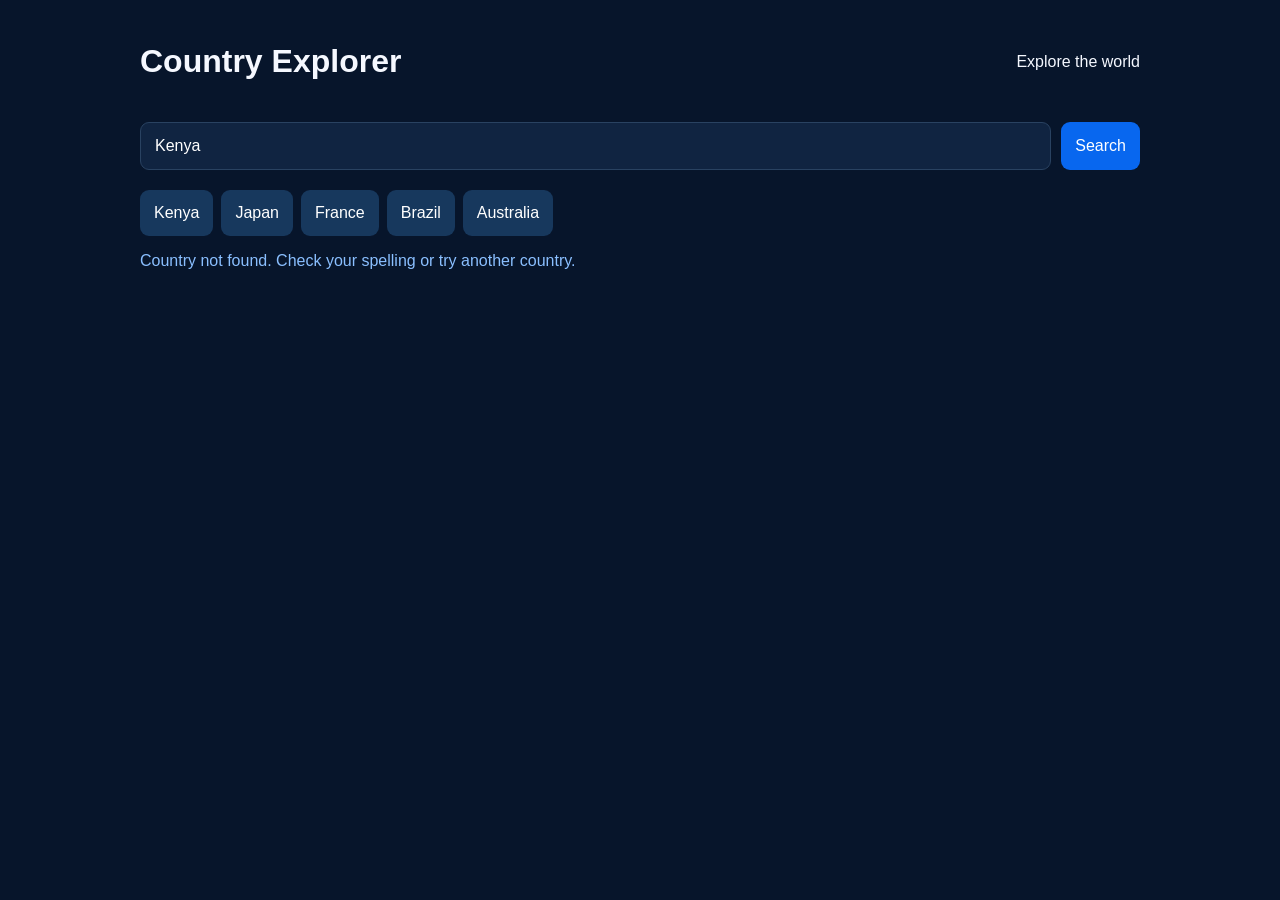
<file: demos/country-explorer.html>
<!DOCTYPE html>

<html lang="en">

<head>

<meta charset="UTF-8">

<meta name="viewport" content="width=device-width,initial-scale=1">

<title>Country Explorer</title>

<style>

*{box-sizing:border-box}

body{margin:0;background:#07152b;color:#f5f8ff;font-family:Arial;padding:22px}

main{max-width:1000px;margin:auto}

header{display:flex;justify-content:space-between;align-items:center}

form{display:flex;gap:10px;margin:20px 0}

input,button{padding:14px;border-radius:9px;font-size:16px}

input{flex:1;min-width:0;background:#102441;color:white;border:1px solid #294261}

button{background:#0867ef;color:white;border:0;cursor:pointer}

.card{background:#0d203a;border:1px solid #294261;border-radius:14px;padding:20px}

.country{display:grid;grid-template-columns:260px 1fr;gap:22px}

.flag{width:100%;border-radius:10px}

.stats{display:grid;grid-template-columns:repeat(4,1fr);gap:10px;margin:18px 0}

.stat{background:#102a4b;padding:14px;border-radius:10px;overflow-wrap:anywhere}

.stat h3{font-size:17px}

.popular{display:flex;flex-wrap:wrap;gap:8px;margin-top:15px}

.popular button{background:#17385d}

#message{color:#8abfff}

@media(max-width:650px){

body{padding:12px}

.country{grid-template-columns:1fr}

.stats{grid-template-columns:repeat(2,1fr)}

}

</style>

</head>

<body>

<main>

<header>

<h1> Country Explorer</h1>

<span>Explore the world</span>

</header>



<form id="form">

<input id="search" placeholder="Search for a country..." value="Kenya">

<button>Search</button>

</form>



<div class="popular">

<button type="button" data-country="Kenya">Kenya</button>

<button type="button" data-country="Japan">Japan</button>

<button type="button" data-country="France">France</button>

<button type="button" data-country="Brazil">Brazil</button>

<button type="button" data-country="Australia">Australia</button>

</div>



<p id="message">Ready to explore.</p>

<section id="result"></section>

</main>



<script>

const form=document.getElementById('form');

const input=document.getElementById('search');

const message=document.getElementById('message');

const result=document.getElementById('result');



async function searchCountry(name){

name=name.trim();

if(!name)return;



message.textContent='Searching...';

result.innerHTML='';



try{

const response=await fetch(

'https://restcountries.com/v3.1/name/'+encodeURIComponent(name)

);

if(!response.ok)throw Error('Country not found');



const countries=await response.json();

const c=countries[0];



const languages=Object.values(c.languages||{}).join(', ')||'N/A';

const currencies=Object.values(c.currencies||{})

.map(x=>x.name+' ('+x.symbol+')').join(', ')||'N/A';

const capital=(c.capital||['N/A']).join(', ');

const population=Number(c.population).toLocaleString();

const area=Number(c.area).toLocaleString();



message.textContent='Country information loaded.';



result.innerHTML=`

<div class="card country">

<div>

<img class="flag" src="${c.flags.svg}" alt="Country flag">

<h2>${c.name.common}</h2>

<p>${c.name.official}</p>

</div>

<div>

<h2>Country Information</h2>

<div class="stats">

<div class="stat"> Population<h3>${population}</h3></div>

<div class="stat"> Capital<h3>${capital}</h3></div>

<div class="stat"> Region<h3>${c.region}</h3></div>

<div class="stat"> Currency<h3>${currencies}</h3></div>

<div class="stat"> Languages<h3>${languages}</h3></div>

<div class="stat"> Area<h3>${area} km²</h3></div>

<div class="stat"> Time Zone<h3>${(c.timezones||[]).join(', ')}</h3></div>

<div class="stat"> Government<h3>${c.independent?'Independent':'Other status'}</h3></div>

</div>

<h3>About ${c.name.common}</h3>

<p>${c.name.common} is located in ${c.region}, in ${c.continents.join(', ')}.</p>

<p>Subregion: ${c.subregion||'N/A'}</p>

<p>Driving side: ${c.car?.side||'N/A'}</p>

</div>

</div>`;

}catch(error){

message.textContent='Country not found. Check your spelling or try another country.';

}

}



form.addEventListener('submit',e=>{

e.preventDefault();

searchCountry(input.value);

});



document.querySelectorAll('[data-country]').forEach(button=>{

button.addEventListener('click',()=>{

input.value=button.dataset.country;

searchCountry(input.value);

});

});



searchCountry('Kenya');

</script>

</body>

</html>
</file>
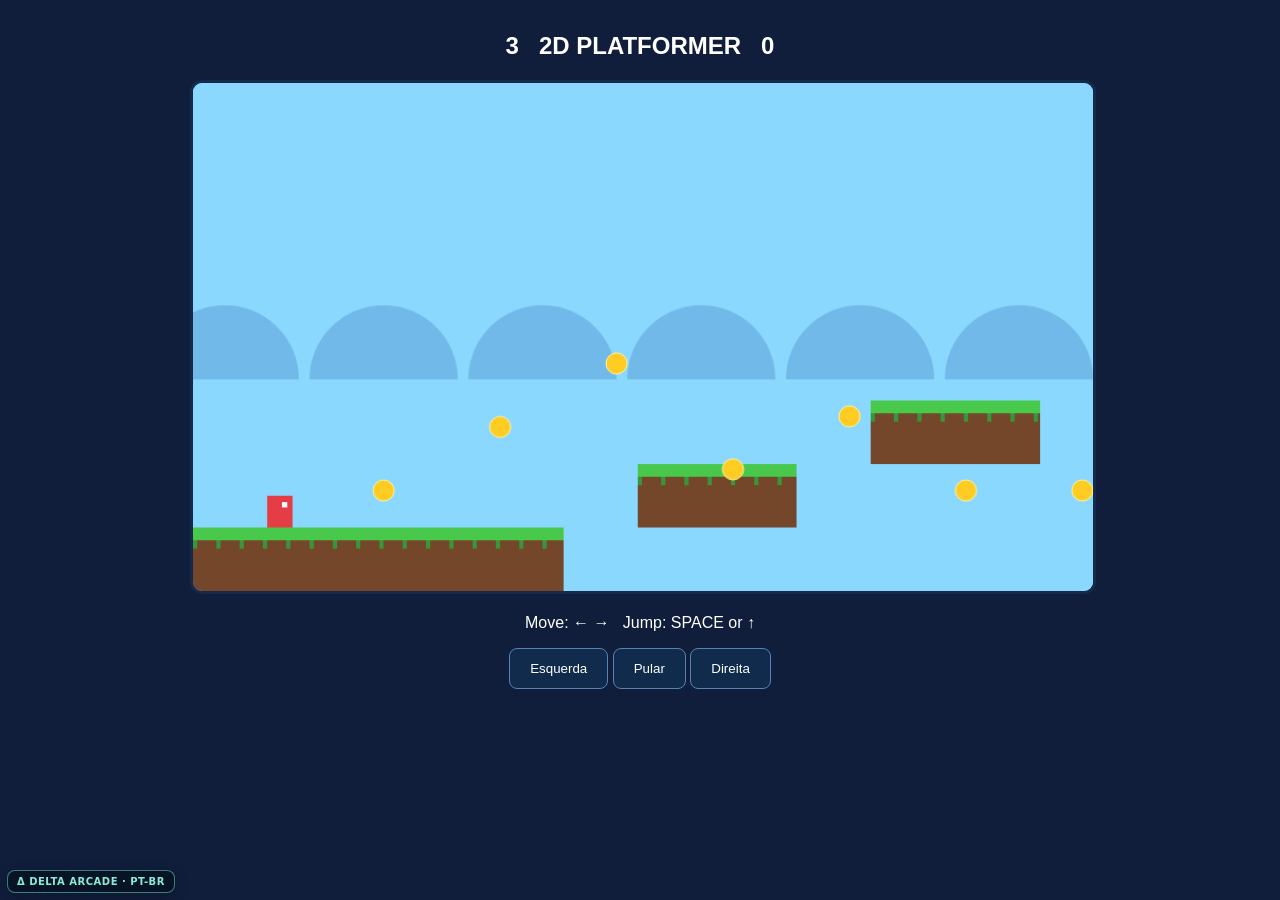
<file: games/2d-platformer-flask.html>
<!DOCTYPE html>

<html>

<head>

<meta charset="UTF-8">

<meta name="viewport" content="width=device-width,initial-scale=1">

<title>2D Platformer Game</title>

<style>

body{margin:0;background:#101d3b;color:white;font-family:Arial;text-align:center}

.wrap{max-width:900px;margin:auto;padding:12px}

canvas{width:100%;background:#52b9f9;border:3px solid #14294b;border-radius:12px}

button{padding:12px 20px;background:#102b4b;color:white;border:1px solid #5682b5;border-radius:8px}

</style>

<script src="../delta-l10n.js"></script><link rel="icon" href="../delta-favicon.svg" type="image/svg+xml"></head>

<body>

<div class="wrap">

<h2> <span id="lives">3</span> &nbsp; 2D PLATFORMER

&nbsp;  <span id="score">0</span></h2>

<canvas id="game" width="850" height="480"></canvas>

<p>Move: ← → &nbsp; Jump: SPACE or ↑</p>

<button id="left"> LEFT</button>

<button id="jump"> JUMP</button>

<button id="right">RIGHT </button>

</div>

<script>

const c=document.getElementById('game'),g=c.getContext('2d');

let p={x:70,y:350,vx:0,vy:0,ground:false};

let keys={},score=0,lives=3,camera=0;

const platforms=[

{x:0,y:420,w:350},{x:420,y:360,w:150},

{x:640,y:300,w:160},{x:880,y:400,w:250},

{x:1200,y:350,w:200},{x:1460,y:420,w:500}

];

let coins=Array.from({length:15},(_,i)=>({

x:180+i*110,y:platforms[i%platforms.length].y-35,taken:false

}));

function press(id,key){

let b=document.getElementById(id);

b.onpointerdown=e=>{e.preventDefault();keys[key]=true};

b.onpointerup=b.onpointerleave=b.onpointercancel=()=>keys[key]=false;

}

press('left','ArrowLeft');press('right','ArrowRight');press('jump','ArrowUp');

onkeydown=e=>{keys[e.key]=true;if(e.key===' ')e.preventDefault()};

onkeyup=e=>keys[e.key]=false;



function frame(){

g.clearRect(0,0,c.width,c.height);

g.fillStyle='#8bd8ff';g.fillRect(0,0,850,480);

g.fillStyle='#70b9e9';

for(let i=0;i<8;i++){

g.beginPath();g.arc(i*150+30-camera*.2,280,70,Math.PI,0);g.fill();

}

camera=Math.max(0,p.x-250);

g.save();g.translate(-camera,0);



platforms.forEach(a=>{

g.fillStyle='#75472a';g.fillRect(a.x,a.y,a.w,60);

g.fillStyle='#48c94b';g.fillRect(a.x,a.y,a.w,12);

g.fillStyle='#39953a';

for(let x=a.x;x<a.x+a.w;x+=22)g.fillRect(x,a.y+12,4,8);

});



coins.forEach(a=>{

if(!a.taken){

g.fillStyle='#ffcc24';g.beginPath();

g.arc(a.x,a.y,10,0,Math.PI*2);g.fill();

g.strokeStyle='#fff39c';g.stroke();

if(Math.abs(p.x-a.x)<23&&Math.abs(p.y+15-a.y)<25){

a.taken=true;score++;

document.getElementById('score').textContent=score;

}

}

});



p.vx=(keys.ArrowRight||keys.d?4:0)-(keys.ArrowLeft||keys.a?4:0);

if((keys.ArrowUp||keys[' ']||keys.w)&&p.ground){

p.vy=-12;p.ground=false;

}

p.vy+=.55;p.x+=p.vx;p.y+=p.vy;p.ground=false;



platforms.forEach(a=>{

if(p.x+20>a.x&&p.x<a.x+a.w&&p.y+30>=a.y&&

p.y+30-p.vy<=a.y&&p.vy>=0){

p.y=a.y-30;p.vy=0;p.ground=true;

}

});



g.fillStyle='#e43d45';g.fillRect(p.x,p.y,24,30);

g.fillStyle='white';g.fillRect(p.x+14,p.y+6,5,5);

g.restore();



if(p.y>500){

lives--;document.getElementById('lives').textContent=lives;

p.x=Math.max(camera,70);p.y=250;p.vy=0;

if(lives<=0){alert('Game Over! Coins: '+score);location.reload();}

}

requestAnimationFrame(frame);

}

frame();

</script>

</body>

</html>
</file>
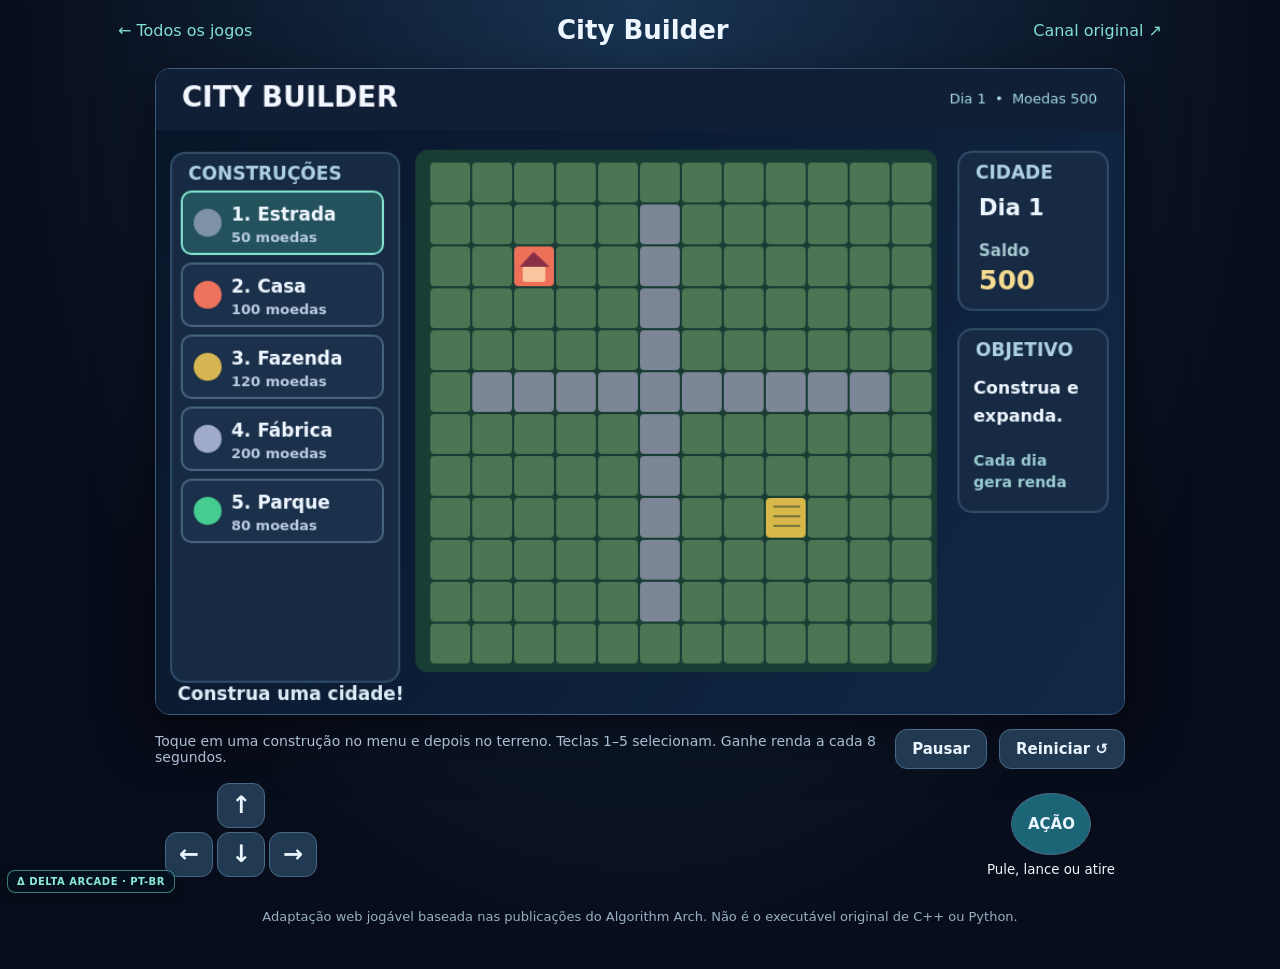
<file: games/arcade.html>
<!doctype html><html lang="pt-BR"><head><meta charset="UTF-8"><meta name="viewport" content="width=device-width,initial-scale=1">
<meta name="theme-color" content="#0b1526"><title>Arcade | Algorithm Arch</title>
<style>
*{box-sizing:border-box}body{margin:0;background:radial-gradient(ellipse at 50% 0,#183452,#080d1b 70%);color:#eef6ff;font-family:system-ui,Segoe UI,sans-serif}
header{max-width:1080px;padding:15px 18px;display:flex;justify-content:space-between;align-items:center;margin:auto;gap:14px}
a{color:#83dfd2;text-decoration:none}header h1{margin:0;font-size:clamp(17px,3vw,26px)}.frame{max-width:990px;margin:8px auto;padding:0 10px}
canvas{width:100%;height:auto;aspect-ratio:3/2;display:block;background:#0c172a;border:1px solid #405b77;border-radius:15px;touch-action:none;box-shadow:0 17px 55px #0008}
.bar{display:flex;gap:12px;flex-wrap:wrap;align-items:center;justify-content:space-between;margin:14px 0}
button{cursor:pointer;background:#223952;color:#ebf5ff;border:1px solid #466986;border-radius:12px;font:600 15px system-ui;padding:10px 16px;touch-action:none}
button:active{background:#117f86}#help{color:#acbed5;font-size:14px;flex:1}
.controls{display:flex;justify-content:space-between;align-items:end;gap:18px;margin:12px auto;max-width:750px;padding:0 10px}
.dpad{display:grid;grid-template-columns:repeat(3,63px);grid-template-rows:repeat(2,56px);gap:4px}.dpad button{padding:0;font-size:24px}
.action{display:flex;flex-direction:column;align-items:center;gap:7px}.action button{height:86px;width:92px;border-radius:50%;background:#1b6577;font-weight:800}
footer{text-align:center;padding:20px 12px 45px;color:#98b0c4;font-size:13px}
@media(min-width:1000px){.controls{max-width:990px}.dpad{grid-template-columns:repeat(3,48px);grid-template-rows:repeat(2,45px)}.action button{height:62px;width:80px}}
</style><script src="../delta-l10n.js"></script><link rel="icon" href="../delta-favicon.svg" type="image/svg+xml"></head><body>
<header><a href="../index.html#jogos">← Todos os jogos</a><h1 id="game-title">Algorithm Arch</h1><a href="https://whatsapp.com/channel/0029VbE6CER23n3jpmWBcJ1Y" target="_blank" rel="noopener">Canal original ↗</a></header>
<main class="frame"><canvas id="game" width="900" height="600" aria-label="Área de jogo"></canvas>
<div class="bar"><span id="help">Carregando jogo...</span><button id="pause">Pausar</button><button id="restart">Reiniciar ↺</button></div>
<div class="controls" aria-label="Controles para celular"><div class="dpad"><span></span><button data-key="arrowup" aria-label="Cima">↑</button><span></span><button data-key="arrowleft" aria-label="Esquerda">←</button><button data-key="arrowdown" aria-label="Baixo">↓</button><button data-key="arrowright" aria-label="Direita">→</button></div>
<div class="action"><button data-key=" " aria-label="Ação">AÇÃO</button><small>Pule, lance ou atire</small></div></div></main>
<footer>Adaptação web jogável baseada nas publicações do Algorithm Arch. Não é o executável original de C++ ou Python.</footer>
<script src="arcade-core.js"></script><script src="arcade-scenes-a.js"></script><script src="arcade-scenes-b.js"></script><script src="arcade-scenes-c.js"></script><script src="arcade-scenes-d.js"></script><script src="arcade-scenes-e.js"></script><script src="arcade-scenes-f.js"></script><script src="chess.min.js"></script><script src="arcade-scenes-g.js"></script><script src="arcade-scenes-h.js"></script><script src="arcade-scenes-i.js"></script></body></html>
</file>
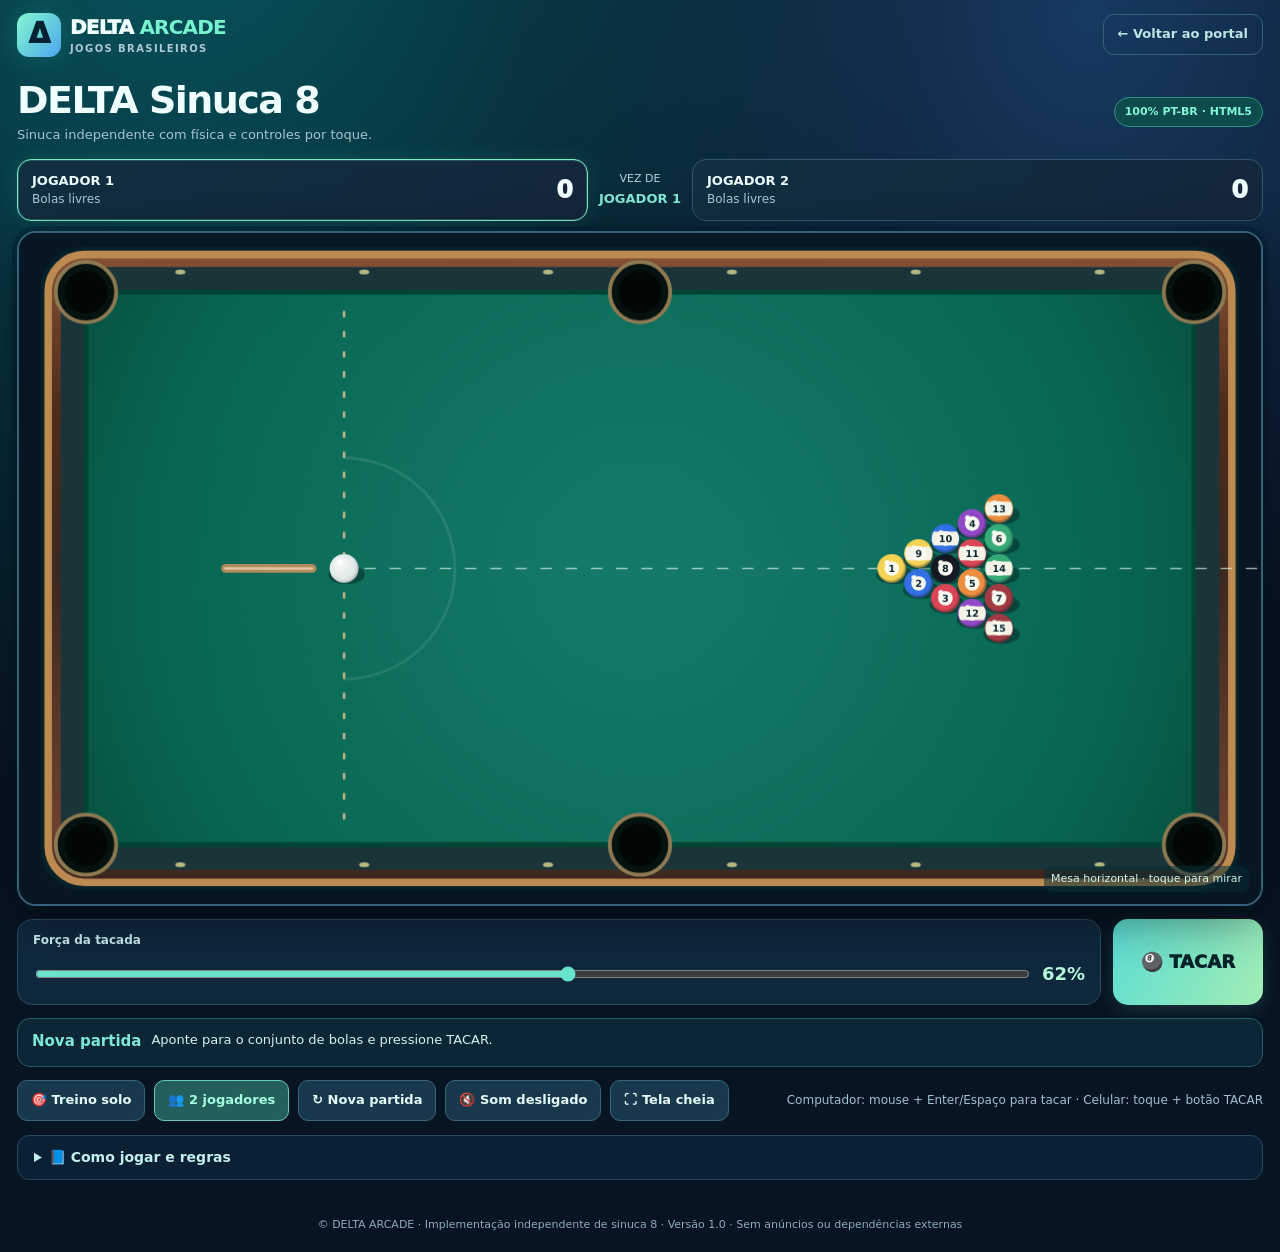
<file: games/delta-sinuca-8.html>
<!doctype html>
<html lang="pt-BR">
<head>
<meta charset="utf-8">
<meta name="viewport" content="width=device-width, initial-scale=1, viewport-fit=cover">
<meta name="theme-color" content="#071827">
<meta name="description" content="DELTA Sinuca 8: jogo brasileiro independente de bilhar com física, controle por toque e dois jogadores locais.">
<title>DELTA Sinuca 8 | DELTA ARCADE</title>
<link rel="icon" type="image/svg+xml" href="../delta-favicon.svg">
<style>
:root{color-scheme:dark;--bg:#071422;--panel:#102539;--line:#24465c;--mint:#79e4ca;--text:#effeff;--muted:#a7c2d1;--accent:#63ded2}
*{box-sizing:border-box}
html,body{min-height:100%;margin:0}
body{color:var(--text);font:15px/1.45 system-ui,-apple-system,"Segoe UI",sans-serif;background:radial-gradient(ellipse at 14% -11%,#07575f,transparent 48%),radial-gradient(ellipse at 85% 1%,#173a62,transparent 36%),var(--bg);-webkit-tap-highlight-color:transparent}
a{color:inherit}button,input{font:inherit}
button{cursor:pointer}
button:focus-visible,a:focus-visible,input:focus-visible{outline:3px solid #88f3d6;outline-offset:2px}
.wrap{max-width:1320px;margin:auto;padding:0 17px}
header{min-height:69px;display:flex;align-items:center;justify-content:space-between;gap:14px;padding:10px 0;flex-wrap:wrap}
.brand{display:flex;align-items:center;gap:9px;text-decoration:none;font-size:20px;font-weight:1000;letter-spacing:-.04em}
.mark{display:grid;place-items:center;font-size:28px;font-weight:1000;color:#042330;background:linear-gradient(128deg,#83f8ce,#4ca6ee);border-radius:12px;width:44px;height:44px;box-shadow:0 0 30px #4cecd030}
.brand strong{color:#77f2ce}.brand small{display:block;font-size:10px;letter-spacing:.14em;color:#aec9d4;font-weight:750}
.toplink{border:1px solid #326178;border-radius:11px;text-decoration:none;padding:10px 14px;color:#bce6e4;font-weight:800;font-size:13px}
.heading{display:flex;align-items:center;justify-content:space-between;gap:14px;flex-wrap:wrap;margin:11px 0 13px}
h1{font-size:clamp(24px,4.5vw,38px);line-height:1.08;letter-spacing:-.04em;margin:0}
.heading p{margin:5px 0 0;color:var(--muted);font-size:13px}
.pill{font-size:11px;color:#83f6d7;border:1px solid #338f85;background:#0d4b4c;border-radius:999px;padding:6px 10px;font-weight:850}
.hud{display:grid;grid-template-columns:1fr auto 1fr;gap:11px;margin:14px 0 10px}
.player{display:flex;align-items:center;justify-content:space-between;gap:8px;padding:12px 14px;background:linear-gradient(130deg,#102f40,#14263b);border:1px solid #31566b;border-radius:14px;min-width:0}
.player.active{border-color:#76edc7;box-shadow:inset 0 0 0 1px #76edc73a,0 0 19px #55d3ca21}
.player .name{font-size:13px;font-weight:850;white-space:nowrap}
.player .sub{color:#a9c9d6;font-size:12px}
.player .count{font-size:24px;font-weight:950;font-variant-numeric:tabular-nums}
.mid{display:flex;flex-direction:column;align-items:center;justify-content:center;min-width:74px;color:#b0d4de;font-size:11px;gap:3px}.mid strong{color:#83e8d5;font-size:13px}
.arena{width:100%;position:relative;aspect-ratio:960/520;border:2px solid #356279;border-radius:19px;background:#031522;box-shadow:0 12px 50px #0007,0 0 0 5px #001d3060;overflow:hidden}
canvas{display:block;width:100%;height:100%;touch-action:none;user-select:none;cursor:crosshair}
.orientation{position:absolute;bottom:12px;right:12px;font-size:11px;color:#d2f5e6;background:#062c3688;border-radius:8px;padding:5px 7px;pointer-events:none}
.controls{display:grid;grid-template-columns:1fr auto;gap:12px;margin:13px 0}
.panel{background:#10283d;border:1px solid #294c60;border-radius:15px;padding:12px 15px}
.aimline{display:flex;align-items:center;justify-content:space-between;gap:10px}
label{display:block;color:#ccedf0;font-weight:800;font-size:12px;margin-bottom:7px}
input[type=range]{accent-color:#69e5ce;width:100%;min-height:32px}
.value{font-size:18px;font-weight:900;color:#b3f8d9;font-variant-numeric:tabular-nums;min-width:43px;text-align:right}
.shoot{min-width:150px;border:0;border-radius:15px;padding:10px 24px;color:#06252b;font-size:18px;font-weight:1000;background:linear-gradient(115deg,#5cddd3,#a1edb4);box-shadow:0 5px 18px #5bd6bf29}
.shoot:disabled{cursor:not-allowed;opacity:.42;box-shadow:none}
.message{display:flex;align-items:flex-start;gap:10px;background:#0d2635;border:1px solid #285d67;padding:12px 14px;border-radius:13px;color:#d3f2ed;min-height:49px;margin:0 0 13px}.message strong{white-space:nowrap;color:#7be7d4}.message span{font-size:13px}
.actions{display:flex;align-items:center;gap:9px;flex-wrap:wrap;margin-bottom:10px}
.btn{border:1px solid #3c6578;background:#18394d;color:#e7faf8;padding:10px 13px;border-radius:10px;font-size:13px;font-weight:800}
.btn[aria-pressed=true]{background:#245f5b;color:#a5ffdf;border-color:#65cbb8}
.hint{color:#a4bfd1;font-size:12px;margin-left:auto}
.rules{margin:14px 0 28px;background:#0b2034;border:1px solid #26485d;border-radius:12px;padding:11px 16px;color:#b7cbda;font-size:12px}
.rules summary{cursor:pointer;color:#c3efed;font-size:14px;font-weight:800}
.rules p{margin:10px 0}
footer{color:#8eabbc;font-size:11px;text-align:center;padding:9px 0 20px}
@media(max-width:650px){
.wrap{padding:0 10px}header{min-height:58px}.brand{font-size:16px}.mark{width:35px;height:35px;font-size:22px}.toplink{font-size:11px;padding:8px}
.heading{margin:5px 0 9px}.heading p{font-size:11px}.pill{font-size:9px}
.hud{gap:5px;margin:8px 0}.player{padding:8px 9px;border-radius:10px}.player .name{font-size:11px}.player .sub{font-size:10px}.player .count{font-size:19px}.mid{min-width:43px;font-size:9px}.mid strong{font-size:10px}
.arena{aspect-ratio:auto;height:min(65dvh,680px);min-height:385px;border-radius:12px}
.controls{grid-template-columns:1fr;gap:8px;margin:9px 0}.shoot{width:100%;min-height:51px}.panel{padding:8px 12px}.value{font-size:16px}
.message{padding:9px 10px;min-height:45px;margin-bottom:8px}.message strong{font-size:12px}.message span{font-size:12px}
.actions{gap:6px}.btn{padding:9px 10px;font-size:11px}.hint{flex-basis:100%;font-size:11px}.rules{font-size:11px;margin:10px 0}.orientation{bottom:8px;right:8px}
}
@media(max-height:660px) and (orientation:landscape){header{min-height:49px}.heading{margin:3px 0 6px}.hud{margin:5px 0}.arena{height:54vh;aspect-ratio:auto}.controls{margin:7px 0}.rules{margin:8px 0}}
</style>
</head>
<body>
<div class="wrap">
<header><a class="brand" href="../"><span class="mark">Δ</span><span>DELTA <strong>ARCADE</strong><small>JOGOS BRASILEIROS</small></span></a><a class="toplink" href="../">← Voltar ao portal</a></header>
<section class="heading"><div><h1>DELTA Sinuca 8</h1><p>Sinuca independente com física e controles por toque.</p></div><span class="pill">100% PT-BR · HTML5</span></section>
<div class="hud" aria-label="Placar">
<div class="player active" id="hud1"><div><div class="name">JOGADOR 1</div><div class="sub" id="group1">Bolas livres</div></div><div class="count" id="score1">0</div></div>
<div class="mid"><span>VEZ DE</span><strong id="turn">JOGADOR 1</strong></div>
<div class="player" id="hud2"><div><div class="name" id="name2">JOGADOR 2</div><div class="sub" id="group2">Bolas livres</div></div><div class="count" id="score2">0</div></div>
</div>
<div class="arena" id="arena"><canvas id="game" aria-label="Mesa de sinuca DELTA; toque na mesa para apontar a tacada"></canvas><span id="orientation" class="orientation">Toque na mesa para mirar</span></div>
<div class="controls"><div class="panel"><label for="power">Força da tacada</label><div class="aimline"><input type="range" id="power" min="18" max="100" step="1" value="62" aria-label="Força da tacada"><span class="value" id="powerValue">62%</span></div></div><button class="shoot" id="shoot">🎱 TACAR</button></div>
<div class="message" role="status" aria-live="polite"><strong id="msgTitle">Sua vez!</strong><span id="msg">Aponte na mesa, ajuste a força e toque em TACAR.</span></div>
<div class="actions">
<button class="btn" id="train" aria-pressed="false">🎯 Treino solo</button>
<button class="btn" id="duel" aria-pressed="true">👥 2 jogadores</button>
<button class="btn" id="new">↻ Nova partida</button>
<button class="btn" id="sound" aria-pressed="false">🔇 Som desligado</button>
<button class="btn" id="fullscreen">⛶ Tela cheia</button>
<span class="hint">Computador: mouse + Enter/Espaço para tacar · Celular: toque + botão TACAR</span>
</div>
<details class="rules"><summary>📘 Como jogar e regras</summary><p><b>Controles:</b> toque na direção desejada a partir da bola branca, ajuste a força e pressione TACAR. No computador, mova o mouse para mirar e pressione Enter ou Espaço para a tacada.</p><p><b>Dois jogadores:</b> o primeiro jogador a encaçapar uma bola válida recebe o grupo correspondente (lisas ou listradas). Continue encaçapando suas bolas e depois a preta 8 para vencer. A preta encaçapada antes da hora causa derrota. Faltas e regras foram simplificadas para partidas locais.</p><p><b>Treino solo:</b> encaçape todas as 15 bolas, sem alternância de turnos. Se a branca cair, ela retorna à mesa.</p><p>Jogo criado de forma independente para DELTA ARCADE, sem utilizar código, imagens, sons ou marcas proprietárias do jogo externo 8 Ball Classic.</p></details>
<footer>© DELTA ARCADE · Implementação independente de sinuca 8 · Versão 1.0 · Sem anúncios ou dependências externas</footer>
</div>
<script>
"use strict";
(()=>{
const W=960,H=520,L=40,R=920,T=40,B=480,rad=11.5;
const canvas=document.getElementById("game"),arena=document.getElementById("arena"),ctx=canvas.getContext("2d",{alpha:false});
const $=id=>document.getElementById(id);
const colors={1:"#f5d354",2:"#326fe3",3:"#db4454",4:"#9048c6",5:"#ec8d3f",6:"#35ab78",7:"#a13a43",8:"#141924",9:"#f5d354",10:"#326fe3",11:"#db4454",12:"#9048c6",13:"#ec8d3f",14:"#35ab78",15:"#a13a43"};
const pockets=[[L,T],[480,T],[R,T],[L,B],[480,B],[R,B]],pocketRadius=21;
let balls=[],mode="duel",turn=0,groups=[null,null],shot=null,started=false,ended=false,moving=false,aim={x:680,y:260},power=62,portrait=false,scale=1,cw=0,ch=0,acc=0,previous=0,frames=0,sound=false,audio=null,toastUntil=0,noticeTitle="Sua vez!",noticeText="Aponte na mesa, ajuste a força e toque em TACAR.";
const fx=[];let winner=null;
function dist2(a,b){const x=a.x-b.x,y=a.y-b.y;return x*x+y*y}
function ball(num,x,y){return {id:num,x,y,vx:0,vy:0,alive:true,r:rad}}
function getCue(){return balls[0]}
function modeIsTrain(){return mode==="train"}
function isStriped(id){return id>=9&&id<=15}
function groupOf(id){if(id===0||id===8)return null;return id<=7?"lisas":"listradas"}
function groupName(g){return g==="lisas"?"Lisas (1–7)":g==="listradas"?"Listradas (9–15)":"Bolas livres"}
function groupCount(g){return balls.filter(b=>b.alive&&groupOf(b.id)===g).length}
function scoreboard(){
$("group1").textContent=modeIsTrain()?"Bolas encaçapadas":groupName(groups[0]);
$("group2").textContent=modeIsTrain()?"Treino individual":groupName(groups[1]);
$("name2").textContent=modeIsTrain()?"RECORDES":"JOGADOR 2";
$("score1").textContent=modeIsTrain()?balls.filter(b=>!b.alive&&b.id!==0).length:groups[0]?(7-groupCount(groups[0])):0;
$("score2").textContent=modeIsTrain()?Math.max(0,Number(localStorageSafeGet("deltaPoolBest")||0)):groups[1]?(7-groupCount(groups[1])):0;
$("turn").textContent=ended?"FIM":modeIsTrain()?"TREINO":"JOGADOR "+(turn+1);
$("hud1").classList.toggle("active",!ended&&(modeIsTrain()||turn===0));
$("hud2").classList.toggle("active",!ended&&!modeIsTrain()&&turn===1);
$("shoot").disabled=!!(moving||ended||!getCue().alive);
}
function localStorageSafeGet(k){try{return localStorage.getItem(k)}catch(e){return null}}
function localStorageSafeSet(k,v){try{localStorage.setItem(k,v)}catch(e){}}
function message(title,text){noticeTitle=title;noticeText=text;$("msgTitle").textContent=title;$("msg").textContent=text}
function newRack(){
balls=[ball(0,245,260)];let rows=[[1],[9,2],[10,8,3],[4,11,5,12],[13,6,14,7,15]];
for(let row=0;row<5;row++)for(let j=0;j<=row;j++)balls.push(ball(rows[row][j],680+row*rad*1.85,260+(j-row/2)*rad*2.07));
turn=0;groups=[null,null];started=false;ended=false;winner=null;shot=null;moving=false;aim={x:680,y:260};power=62;$("power").value=String(power);$("powerValue").textContent=power+"%";
message("Nova partida","Aponte para o conjunto de bolas e pressione TACAR.");scoreboard();announce("Nova partida iniciada");draw();
}
function announce(s){/* hook for accessible status; no external analytics */document.title="DELTA Sinuca 8 | DELTA ARCADE"}
function resize(){
const rc=arena.getBoundingClientRect();cw=Math.max(200,rc.width);ch=Math.max(200,rc.height);
portrait=ch>cw*1.11;
const dpr=Math.min(2,window.devicePixelRatio||1);
canvas.width=Math.round(cw*dpr);canvas.height=Math.round(ch*dpr);
canvas.style.width="100%";canvas.style.height="100%";
scale=Math.min((cw-18)/(portrait?H:W),(ch-18)/(portrait?W:H));
ctx.setTransform(dpr,0,0,dpr,0,0);
$("orientation").textContent=portrait?"Mesa vertical · toque para mirar":"Mesa horizontal · toque para mirar";
draw();
}
function toWorld(clientX,clientY){
const box=canvas.getBoundingClientRect(),x=clientX-box.left-cw/2,y=clientY-box.top-ch/2;
if(portrait)return {x:W/2-y/scale,y:H/2+x/scale};
return {x:W/2+x/scale,y:H/2+y/scale};
}
function draw(){
if(!cw||!ch)return;
const dpr=Math.min(2,window.devicePixelRatio||1);
ctx.setTransform(dpr,0,0,dpr,0,0);ctx.clearRect(0,0,cw,ch);
ctx.fillStyle="#061622";ctx.fillRect(0,0,cw,ch);
ctx.save();ctx.translate(cw/2,ch/2);if(portrait){ctx.rotate(-Math.PI/2)}ctx.scale(scale,scale);ctx.translate(-W/2,-H/2);
renderTable();
if(!moving&&!ended&&getCue().alive)drawAim();
balls.forEach(b=>{if(b.alive)renderBall(b)});
if(ended)renderWinner();
ctx.restore();
}
function roundedRect(x,y,w,h,r){ctx.beginPath();ctx.roundRect(x,y,w,h,r)}
function renderTable(){
ctx.save();
roundedRect(4,4,W-8,H-8,32);ctx.fillStyle="#062029";ctx.fill();
roundedRect(10,10,W-20,H-20,29);const wood=ctx.createLinearGradient(0,0,0,H);wood.addColorStop(0,"#885335");wood.addColorStop(.25,"#4f2c1b");wood.addColorStop(.5,"#3a281f");wood.addColorStop(.9,"#6d412e");wood.addColorStop(1,"#271b18");ctx.fillStyle=wood;ctx.fill();ctx.lineWidth=6;ctx.strokeStyle="#bd8b52";ctx.stroke();
roundedRect(20,20,W-40,H-40,18);ctx.fillStyle="#1b3439";ctx.fill();
roundedRect(L,T,R-L,B-T,14);const felt=ctx.createRadialGradient(480,260,40,480,260,560);felt.addColorStop(0,"#157969");felt.addColorStop(.65,"#086653");felt.addColorStop(1,"#064838");ctx.fillStyle=felt;ctx.fill();
ctx.strokeStyle="#024434";ctx.lineWidth=4;ctx.stroke();
ctx.strokeStyle="#bfb580";ctx.lineWidth=2;ctx.setLineDash([5,11]);
ctx.beginPath();ctx.moveTo(245,T+15);ctx.lineTo(245,B-15);ctx.stroke();ctx.setLineDash([]);
ctx.beginPath();ctx.arc(245,260,88,-Math.PI/2,Math.PI/2);ctx.strokeStyle="#ffffff1c";ctx.lineWidth=2;ctx.stroke();
for(const [x,y] of pockets){
ctx.beginPath();ctx.arc(x,y,24,0,Math.PI*2);ctx.fillStyle="#06120f";ctx.fill();
ctx.lineWidth=3;ctx.strokeStyle="#8e7a52";ctx.stroke();
ctx.beginPath();ctx.arc(x,y,17,0,Math.PI*2);ctx.fillStyle="#010706";ctx.fill();
}
ctx.fillStyle="#b3b882";for(const side of [0,1]){
for(let i=0;i<6;i++){
const x=115+i*146,y=side===0?24:496;
ctx.beginPath();ctx.ellipse(x,y,4,2,0,0,Math.PI*2);ctx.fill()
}}
ctx.restore();
}
function renderBall(b){
ctx.save();ctx.translate(b.x,b.y);
ctx.beginPath();ctx.ellipse(2,5,rad+3,rad*.65,0,0,2*Math.PI);ctx.fillStyle="#00000055";ctx.fill();
ctx.beginPath();ctx.arc(0,0,rad,0,2*Math.PI);
const shade=ctx.createRadialGradient(-4,-5,1,0,0,rad*1.2);
shade.addColorStop(0,b.id===0?"#ffffff":"#ffffff");shade.addColorStop(.15,b.id===0?"#f1f5f4":colors[b.id]);
shade.addColorStop(.72,b.id===0?"#dfe8e8":colors[b.id]);shade.addColorStop(1,b.id===0?"#879499":"#152229");
ctx.fillStyle=shade;ctx.fill();
if(isStriped(b.id)){
ctx.save();ctx.beginPath();ctx.arc(0,0,rad-.7,0,2*Math.PI);ctx.clip();ctx.fillStyle="#f4f3e5";ctx.fillRect(-rad,-5.5,2*rad,11);ctx.restore();
}
if(b.id!==0){
ctx.beginPath();ctx.arc(0,0,5.8,0,2*Math.PI);ctx.fillStyle="#fafbf0";ctx.fill();
ctx.save();if(portrait)ctx.rotate(Math.PI/2);ctx.font="bold 7.7px system-ui";ctx.fillStyle="#0b2431";ctx.textAlign="center";ctx.textBaseline="middle";ctx.fillText(String(b.id),0,.7);ctx.restore();
}else{
ctx.beginPath();ctx.ellipse(-3,-4,2,1.3,-.4,0,2*Math.PI);ctx.fillStyle="#fff";ctx.fill();
}
ctx.restore();
}
function drawAim(){
const cue=getCue();let dx=aim.x-cue.x,dy=aim.y-cue.y;const n=Math.hypot(dx,dy);
if(n<1)return;dx/=n;dy/=n;
ctx.save();ctx.beginPath();ctx.moveTo(cue.x+dx*rad*1.4,cue.y+dy*rad*1.4);
ctx.lineTo(cue.x+dx*1300,cue.y+dy*1300);ctx.strokeStyle="#e9fff898";ctx.lineWidth=1.3;ctx.setLineDash([9,11]);ctx.stroke();ctx.setLineDash([]);
const back=48+power*.34;
const cx=cue.x-dx*(back+25),cy=cue.y-dy*(back+25);
ctx.beginPath();ctx.moveTo(cue.x-dx*(rad+14),cue.y-dy*(rad+14));ctx.lineTo(cx,cy);ctx.strokeStyle="#b18c5f";ctx.lineWidth=7;ctx.lineCap="round";ctx.stroke();
ctx.beginPath();ctx.moveTo(cue.x-dx*(rad+14),cue.y-dy*(rad+14));ctx.lineTo(cx,cy);ctx.strokeStyle="#e0c49b";ctx.lineWidth=2;ctx.stroke();
ctx.beginPath();ctx.arc(aim.x,aim.y,8,0,2*Math.PI);ctx.lineWidth=1.6;ctx.strokeStyle="#d5fff0";ctx.stroke();
ctx.restore();
}
function renderWinner(){
ctx.save();roundedRect(240,183,480,150,22);ctx.fillStyle="#061b27e8";ctx.fill();ctx.strokeStyle="#77e0c2";ctx.lineWidth=2;ctx.stroke();
ctx.textAlign="center";ctx.fillStyle="#a4ffe2";ctx.font="bold 27px system-ui";ctx.fillText("FIM DE PARTIDA",480,244);
ctx.fillStyle="#fff";ctx.font="bold 18px system-ui";ctx.fillText(winner||"Partida encerrada",480,281);
ctx.restore();
}
function tone(freq=180,duration=.045,volume=.035){
if(!sound)return;
try{
audio=audio||new (window.AudioContext||window.webkitAudioContext)();
if(audio.state==="suspended")audio.resume().catch(()=>{});
const oscillator=audio.createOscillator(),gain=audio.createGain();
oscillator.type="triangle";oscillator.frequency.setValueAtTime(freq,audio.currentTime);
gain.gain.setValueAtTime(volume,audio.currentTime);gain.gain.exponentialRampToValueAtTime(.0001,audio.currentTime+duration);
oscillator.connect(gain);gain.connect(audio.destination);oscillator.start();oscillator.stop(audio.currentTime+duration);
}catch(e){}
}
function aimAt(point){
if(moving||ended)return;const cue=getCue();if(!cue.alive)return;
const x=Math.max(L,Math.min(R,point.x)),y=Math.max(T,Math.min(B,point.y));
if(Math.hypot(x-cue.x,y-cue.y)>rad*1.3){aim={x,y};draw();}
}
canvas.addEventListener("pointerdown",e=>{e.preventDefault();canvas.setPointerCapture?.(e.pointerId);aimAt(toWorld(e.clientX,e.clientY))});
canvas.addEventListener("pointermove",e=>{if(e.buttons||e.pointerType==="mouse")aimAt(toWorld(e.clientX,e.clientY))});
canvas.addEventListener("pointerup",e=>{if(canvas.hasPointerCapture?.(e.pointerId))canvas.releasePointerCapture(e.pointerId)});
canvas.addEventListener("contextmenu",e=>e.preventDefault());
$("power").addEventListener("input",e=>{power=Number(e.target.value);$("powerValue").textContent=power+"%";draw()});
function fire(){
const cue=getCue();if(moving||ended||!cue.alive)return;
let dx=aim.x-cue.x,dy=aim.y-cue.y,len=Math.hypot(dx,dy);
if(len<5){message("Aponte primeiro","Toque em uma direção da mesa antes de tacar.");return}
shot={first:null,potted:[],scratch:false,turn:turn,group:groups[turn],need8:!!groups[turn]&&groupCount(groups[turn])===0,hit8:false};
const sp=power*.23;cue.vx=dx/len*sp;cue.vy=dy/len*sp;
moving=true;started=true;$("shoot").disabled=true;
message("Bolas em movimento...","Aguarde a tacada terminar.");tone(140,.075,.07);
}
$("shoot").addEventListener("click",fire);
document.addEventListener("keydown",e=>{
if(e.target&&/INPUT|TEXTAREA|SELECT/.test(e.target.tagName))return;
if(["Space","Enter"].includes(e.code)){e.preventDefault();fire()}
if(["ArrowLeft","ArrowRight"].includes(e.code)){
e.preventDefault();const cue=getCue(),a=Math.atan2(aim.y-cue.y,aim.x-cue.x)+(e.code==="ArrowLeft"?-.045:.045);
aim={x:cue.x+Math.cos(a)*230,y:cue.y+Math.sin(a)*230};draw()
}
});
function pocket(b){
b.alive=false;b.vx=b.vy=0;
if(b.id===0){if(shot)shot.scratch=true;message("Bola branca caiu!","A bola branca será reposicionada após a tacada.");tone(100,.12,.05)}
else{if(shot)shot.potted.push(b.id);tone(b.id===8?190:430,.12,.05);if(modeIsTrain())message("Boa!","Bola "+b.id+" encaçapada.");else message("Bola encaçapada","Bola "+b.id+" entrou na caçapa.")}
}
function simulate(){
if(!moving)return;
let impacts=0;
for(const b of balls)if(b.alive){
b.x+=b.vx;b.y+=b.vy;
const speed=Math.hypot(b.vx,b.vy);
b.vx*=.988;b.vy*=.988;
if(speed<.035){b.vx=0;b.vy=0}
if(pockets.some(p=>Math.hypot(b.x-p[0],b.y-p[1])<pocketRadius)){pocket(b);continue}
if(b.x<L+rad){b.x=L+rad;b.vx=Math.abs(b.vx)*.89;impacts++}
if(b.x>R-rad){b.x=R-rad;b.vx=-Math.abs(b.vx)*.89;impacts++}
if(b.y<T+rad){b.y=T+rad;b.vy=Math.abs(b.vy)*.89;impacts++}
if(b.y>B-rad){b.y=B-rad;b.vy=-Math.abs(b.vy)*.89;impacts++}
}
for(let i=0;i<balls.length;i++)for(let j=i+1;j<balls.length;j++){
const a=balls[i],b=balls[j];if(!a.alive||!b.alive)continue;
let dx=b.x-a.x,dy=b.y-a.y,ds=dx*dx+dy*dy,threshold=(rad*2)*(rad*2);
if(ds>=threshold)continue;
let length=Math.sqrt(ds);if(length<.001){dx=rad*2;dy=0;length=rad*2}
let nx=dx/length,ny=dy/length,overlap=rad*2-length;
a.x-=nx*overlap*.51;a.y-=ny*overlap*.51;
b.x+=nx*overlap*.51;b.y+=ny*overlap*.51;
const rel=(a.vx-b.vx)*nx+(a.vy-b.vy)*ny;
if(rel<=0)continue;
if(shot&&!shot.first){if(a.id===0)shot.first=b.id;else if(b.id===0)shot.first=a.id}
const impulse=rel*.975;
a.vx-=impulse*nx;a.vy-=impulse*ny;b.vx+=impulse*nx;b.vy+=impulse*ny;
impacts++;
}
if(impacts>0&&frames%8===0)tone(250,.03,.013);
if(balls.every(b=>!b.alive||Math.hypot(b.vx,b.vy)<.06)){
moving=false;for(const b of balls){b.vx=0;b.vy=0}resolveShot();
}
}
function respawnCue(){
const cue=getCue();if(cue.alive)return;
let x=245,y=260;const spots=[];
for(let i=0;i<20;i++)for(let j=0;j<10;j++)spots.push([140+i*18,260+(j%2?1:-1)*Math.ceil(j/2)*26]);
for(const spot of [[245,260],...spots]){
if(balls.slice(1).every(b=>!b.alive||(b.x-spot[0])**2+(b.y-spot[1])**2>(rad*2.4)**2)){x=spot[0];y=spot[1];break}
}
cue.x=x;cue.y=y;cue.alive=true;cue.vx=cue.vy=0;aim={x:x+180,y:y};
}
function finishGame(text,which){
ended=true;winner=text;message("Fim de partida",text);if(modeIsTrain()){
const sunk=balls.filter(b=>b.id>0&&!b.alive).length;
localStorageSafeSet("deltaPoolBest",Math.max(Number(localStorageSafeGet("deltaPoolBest")||0),sunk));
}
scoreboard();
}
function resolveShot(){
const info=shot;if(!info){scoreboard();return}
shot=null;
const black=info.potted.includes(8);
const received=info.potted.filter(id=>id!==8);
if(modeIsTrain()){
if(info.scratch)respawnCue();
if(balls.filter(b=>b.id!==0&&b.alive).length===0){finishGame("Todas as 15 bolas encaçapadas!",0);return}
message(info.scratch?"Bola branca reposicionada":received.length?"Mandou bem!":"Tente outra tacada",received.length?received.length+" bola(s) encaçapada(s). Continue!":"Aponte e pressione TACAR para tentar novamente.");
scoreboard();return;
}
let assignedNow=false;
if(!groups[0]&&!groups[1]&&!info.scratch&&received.length){
const firstGroup=groupOf(received[0]);groups[info.turn]=firstGroup;groups[1-info.turn]=firstGroup==="lisas"?"listradas":"lisas";assignedNow=true;
}
const ownGroup=groups[info.turn];
const first=info.first,firstGroup=groupOf(first);
let foul=info.scratch||first===null||(info.group?info.need8?first!==8:firstGroup!==info.group:first===8);
if(black){
if(info.group&&info.need8&&!foul){finishGame("Jogador "+(info.turn+1)+" venceu!",info.turn);return}
finishGame("Jogador "+(2-info.turn)+" venceu: preta 8 antecipada ou falta.",1-info.turn);return;
}
const scoredForTurn=received.some(id=>groupOf(id)===ownGroup);
if(foul||!scoredForTurn)turn=1-turn;
if(info.scratch)respawnCue();
const txt=foul?"Falta! Vez do Jogador "+(turn+1)+".":assignedNow?"Você ficou com as "+groupName(ownGroup)+".":scoredForTurn?"Acertou! Continue a jogar.":"Sem bola do seu grupo: passa a vez.";
message(foul?"Tacada com falta":scoredForTurn?"Boa tacada!":"Vez alterada",txt);
scoreboard();
}
function toggleMode(newMode){
if(mode===newMode)return;
mode=newMode;$("train").setAttribute("aria-pressed",String(modeIsTrain()));
$("duel").setAttribute("aria-pressed",String(!modeIsTrain()));newRack();
}
$("train").onclick=()=>toggleMode("train");
$("duel").onclick=()=>toggleMode("duel");
$("new").onclick=()=>newRack();
$("sound").onclick=()=>{
sound=!sound;$("sound").setAttribute("aria-pressed",String(sound));$("sound").textContent=sound?"🔊 Som ligado":"🔇 Som desligado";if(sound)tone(310,.08,.04);
};
$("fullscreen").onclick=()=>{if(document.fullscreenElement)document.exitFullscreen?.().catch(()=>{});else arena.requestFullscreen?.().catch(()=>{})};
function frame(t){
const elapsed=Math.min(65,t-(previous||t));previous=t;acc+=elapsed;
let n=0;while(acc>=1000/60&&n++<5){simulate();acc-=1000/60}
frames++;draw();requestAnimationFrame(frame);
}
new ResizeObserver(resize).observe(arena);
newRack();requestAnimationFrame(frame);
window.DeltaPoolTest={state:()=>({mode,turn,groups:[...groups],moving,ended,alive:balls.filter(b=>b.alive).length,shot:shot?{...shot}:null,power,portrait}),shoot:fire,newGame:newRack,aimAt,balls:()=>balls.map(b=>({...b})),forceStop:()=>{for(const b of balls)b.vx=b.vy=0;moving=false;if(shot)resolveShot();draw()}};
})();
</script>
</body>
</html>
</file>
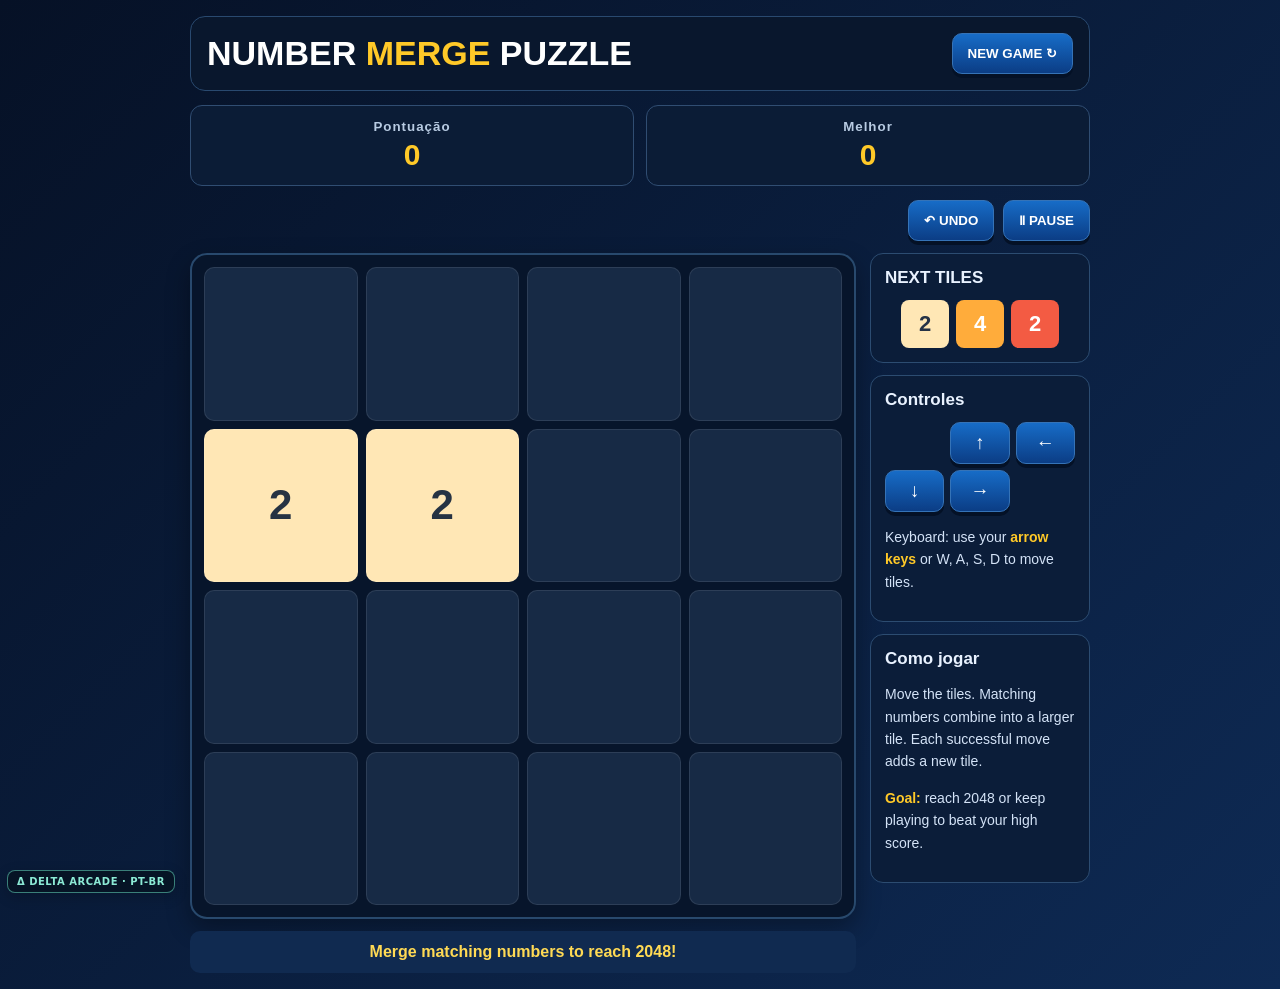
<file: games/number-merge-web.html>
<!DOCTYPE html>

<html lang="en">

<head>

<meta charset="UTF-8">

<meta name="viewport" content="width=device-width,initial-scale=1">

<title>Number Merge Puzzle</title>

<style>

:root{--navy:#071329;--panel:#0c2040;--blue:#1266cb;--gold:#ffc928}

*{box-sizing:border-box}

body{margin:0;background:linear-gradient(135deg,#061126,#0e2a54);

font-family:Arial,sans-serif;color:white;padding:16px}

.app{max-width:900px;margin:auto}

header{display:flex;align-items:center;justify-content:space-between;gap:12px;

padding:16px;background:#09172d;border:1px solid #29496f;border-radius:15px}

h1{font-size:clamp(21px,4vw,34px);margin:0}

h1 span{color:var(--gold)}

button{cursor:pointer;font-weight:bold;color:white;border:1px solid #3573b7;

background:linear-gradient(#176cc7,#0b3d85);border-radius:10px;

padding:12px 15px;box-shadow:0 4px 0 #041126}

button:hover{filter:brightness(1.2)}

button:active{transform:translateY(2px);box-shadow:none}

.scores{display:grid;grid-template-columns:1fr 1fr;gap:12px;margin:14px 0}

.scorebox{padding:13px;text-align:center;background:#0b1c36;

border:1px solid #304d72;border-radius:12px}

.scorebox small{display:block;color:#b8cbe2;font-weight:bold;letter-spacing:1px}

.scorebox strong{display:block;color:var(--gold);font-size:30px;margin-top:4px}

.actions{display:flex;gap:9px;justify-content:flex-end;margin-bottom:12px}

.layout{display:grid;grid-template-columns:minmax(0,1fr) 220px;gap:14px;align-items:start}

.board-wrap{padding:12px;background:#07152b;border:2px solid #28496d;

border-radius:17px;box-shadow:0 10px 25px #0005}

.board{display:grid;grid-template-columns:repeat(4,minmax(0,1fr));gap:8px}

.tile{aspect-ratio:1;display:flex;align-items:center;justify-content:center;

border-radius:10px;background:#172a45;color:#d8e5f5;

font-size:clamp(22px,5vw,42px);font-weight:900;

box-shadow:inset 0 0 0 1px #ffffff18;transition:background .12s}

.tile[data-v="2"],.tile[data-v="4"]{background:#ffe7b5;color:#263343}

.tile[data-v="8"]{background:#ffac3b;color:white}

.tile[data-v="16"]{background:#f35b43;color:white}

.tile[data-v="32"]{background:#e83c37;color:white}

.tile[data-v="64"]{background:#773bc3;color:white}

.tile[data-v="128"]{background:#f5bd25;color:#17243a}

.tile[data-v="256"]{background:#36a64b;color:white}

.tile[data-v="512"]{background:#18a8ad;color:white}

.tile[data-v="1024"]{background:#267be4;color:white}

.tile[data-v="2048"]{background:#ffdf42;color:#17243a}

.tile.high{background:#293fbd;color:white}

.side{display:flex;flex-direction:column;gap:12px}

.panel{background:#0b1d39;border:1px solid #2c4c71;

border-radius:13px;padding:14px}

.panel h2{font-size:17px;margin:0 0 12px;color:#e9f2ff}

.next{display:flex;gap:7px;justify-content:center}

.next-tile{width:48px;height:48px;border-radius:8px;

display:grid;place-items:center;font-weight:bold;font-size:22px;

background:#ffe7b5;color:#253246}

.next-tile:nth-child(2){background:#ffac3b;color:white}

.next-tile:nth-child(3){background:#f35b43;color:white}

.help{font-size:14px;line-height:1.6;color:#d4e3f7}

.help b{color:var(--gold)}

.keys{display:grid;grid-template-columns:repeat(3,1fr);gap:6px}

.keys button{padding:9px;font-size:19px}

.keys .up{grid-column:2}

.message{margin-top:12px;padding:12px;text-align:center;

border-radius:10px;background:#102a50;color:#ffda54;font-weight:bold}

.overlay{position:fixed;inset:0;background:#030916cc;display:none;

align-items:center;justify-content:center;padding:20px;z-index:5}

.dialog{background:#10274b;border:1px solid #4675a8;border-radius:18px;

padding:28px;text-align:center;max-width:350px;width:100%;box-shadow:0 20px 70px #0009}

.dialog h2{font-size:30px;margin:0 0 10px}

.dialog p{color:#cbdaf0;line-height:1.5}

@media(max-width:650px){

body{padding:8px}.layout{grid-template-columns:1fr}

.side{display:grid;grid-template-columns:1fr 1fr}

.tile{font-size:clamp(20px,7vw,38px)}

}

@media(max-width:420px){.side{grid-template-columns:1fr}.board{gap:5px}

.board-wrap{padding:7px}.tile{border-radius:6px}}

</style>

<script src="../delta-l10n.js"></script><link rel="icon" href="../delta-favicon.svg" type="image/svg+xml"></head>

<body>

<main class="app">

<header>

  <h1>NUMBER <span>MERGE</span> PUZZLE</h1>

  <button id="newGame">NEW GAME ↻</button>

</header>



<section class="scores">

  <div class="scorebox"><small> SCORE</small><strong id="score">0</strong></div>

  <div class="scorebox"><small> BEST</small><strong id="best">0</strong></div>

</section>



<div class="actions">

  <button id="undo">↶ UNDO</button>

  <button id="pause">Ⅱ PAUSE</button>

</div>



<section class="layout">

  <div>

    <div class="board-wrap"><div id="board" class="board"></div></div>

    <div id="message" class="message">Merge matching numbers to reach 2048!</div>

  </div>



  <aside class="side">

    <section class="panel">

      <h2> NEXT TILES</h2>

      <div class="next">

        <div class="next-tile" id="next1">2</div>

        <div class="next-tile" id="next2">4</div>

        <div class="next-tile" id="next3">2</div>

      </div>

    </section>



    <section class="panel">

      <h2> CONTROLS</h2>

      <div class="keys">

        <button class="up" data-dir="up">↑</button>

        <button data-dir="left">←</button>

        <button data-dir="down">↓</button>

        <button data-dir="right">→</button>

      </div>

      <p class="help">Keyboard: use your <b>arrow keys</b> or W, A, S, D to move tiles.</p>

    </section>



    <section class="panel">

      <h2> HOW TO PLAY</h2>

      <p class="help">Move the tiles. Matching numbers combine into a larger tile. Each successful move adds a new tile.</p>

      <p class="help"><b>Goal:</b> reach 2048 or keep playing to beat your high score.</p>

    </section>

  </aside>

</section>

</main>



<div id="overlay" class="overlay">

  <div class="dialog">

    <h2 id="dialogTitle">PAUSED</h2>

    <p id="dialogText">Take a break. Your board is waiting.</p>

    <button id="resume">CONTINUE</button>

  </div>

</div>



<script>

const $=id=>document.getElementById(id);

const SIZE=4;

let grid,score,best,over,paused,won,history,nextTiles;

best=Number(localStorage.getItem("mergeBest")||0);



function emptyGrid(){

  return Array.from({length:SIZE},()=>Array(SIZE).fill(0));

}

function emptyCells(b=grid){

  const a=[];

  for(let r=0;r<SIZE;r++)

    for(let c=0;c<SIZE;c++)

      if(!b[r][c])a.push([r,c]);

  return a;

}

function addTile(){

  const cells=emptyCells();

  if(!cells.length)return false;

  const [r,c]=cells[Math.floor(Math.random()*cells.length)];

  grid[r][c]=Math.random()<.9?2:4;

  return true;

}

function createNext(){

  nextTiles=Array.from({length:3},()=>Math.random()<.9?2:4);

  renderNext();

}

function renderNext(){

  nextTiles.forEach((n,i)=>$("next"+(i+1)).textContent=n);

}

function render(){

  const board=$("board");

  board.innerHTML="";

  for(let r=0;r<SIZE;r++){

    for(let c=0;c<SIZE;c++){

      const n=grid[r][c];

      const cell=document.createElement("div");

      cell.className="tile";

      cell.textContent=n||"";

      cell.dataset.v=n;

      if(n>2048)cell.classList.add("high");

      if(n>=1024)cell.style.fontSize="clamp(16px,4vw,29px)";

      board.appendChild(cell);

    }

  }

  $("score").textContent=score;

  $("best").textContent=best;

}

function start(){

  grid=emptyGrid();score=0;over=false;paused=false;won=false;history=null;

  $("overlay").style.display="none";

  $("message").textContent="Merge matching numbers to reach 2048!";

  addTile();addTile();createNext();render();

}

function saveHistory(){

  history={grid:grid.map(row=>row.slice()),score};

}

function undo(){

  if(!history){$("message").textContent="No move to undo yet.";return}

  grid=history.grid;score=history.score;history=null;over=false;render();

  $("message").textContent="Previous move restored.";

}

function slideLine(line){

  let a=line.filter(n=>n!==0);

  let gained=0;

  for(let i=0;i<a.length-1;i++){

    if(a[i]===a[i+1]){

      a[i]*=2;gained+=a[i];a.splice(i+1,1);

    }

  }

  while(a.length<SIZE)a.push(0);

  return {line:a,gained};

}

function move(dir){

  if(over||paused)return;

  saveHistory();

  const old=JSON.stringify(grid);

  let gained=0;



  for(let i=0;i<SIZE;i++){

    let line=[];

    for(let j=0;j<SIZE;j++){

      if(dir==="left")line.push(grid[i][j]);

      if(dir==="right")line.push(grid[i][SIZE-1-j]);

      if(dir==="up")line.push(grid[j][i]);

      if(dir==="down")line.push(grid[SIZE-1-j][i]);

    }

    const result=slideLine(line);

    gained+=result.gained;

    for(let j=0;j<SIZE;j++){

      if(dir==="left")grid[i][j]=result.line[j];

      if(dir==="right")grid[i][SIZE-1-j]=result.line[j];

      if(dir==="up")grid[j][i]=result.line[j];

      if(dir==="down")grid[SIZE-1-j][i]=result.line[j];

    }

  }



  if(JSON.stringify(grid)===old){history=null;return}

  score+=gained;

  best=Math.max(best,score);

  localStorage.setItem("mergeBest",best);

  addTile();

  createNext();

  render();



  if(!won&&grid.some(row=>row.some(n=>n>=2048))){

    won=true;

    $("message").textContent=" You reached 2048! Keep playing!";

  }else{

    $("message").textContent=gained?

      "Great merge! You earned "+gained+" points.":"Nice move! Keep going.";

  }

  if(!canMove()){

    over=true;

    $("dialogTitle").textContent="GAME OVER";

    $("dialogText").textContent="Final score: "+score+". Start a new game to try again.";

    $("resume").textContent="NEW GAME";

    $("overlay").style.display="flex";

  }

}

function canMove(){

  if(emptyCells().length)return true;

  for(let r=0;r<SIZE;r++)

    for(let c=0;c<SIZE;c++){

      if(r+1<SIZE&&grid[r][c]===grid[r+1][c])return true;

      if(c+1<SIZE&&grid[r][c]===grid[r][c+1])return true;

    }

  return false;

}

function togglePause(){

  if(over)return;

  paused=!paused;

  $("overlay").style.display=paused?"flex":"none";

  $("dialogTitle").textContent="GAME PAUSED";

  $("dialogText").textContent="Your progress is safe. Continue when ready.";

  $("resume").textContent="CONTINUE";

}

$("newGame").onclick=()=>{

  if(confirm("Start a new game? Your current board will be lost."))start();

};

$("undo").onclick=undo;

$("pause").onclick=togglePause;

$("resume").onclick=()=>{

  if(over){start();return}

  paused=false;$("overlay").style.display="none";

};

document.querySelectorAll("[data-dir]").forEach(b=>{

  b.onclick=()=>move(b.dataset.dir);

});

document.addEventListener("keydown",e=>{

  const keys={

    ArrowLeft:"left",a:"left",ArrowRight:"right",d:"right",

    ArrowUp:"up",w:"up",ArrowDown:"down",s:"down"

  };

  if(keys[e.key]){

    e.preventDefault();move(keys[e.key]);

  }

  if(e.key.toLowerCase()==="p")togglePause();

  if(e.key.toLowerCase()==="u")undo();

});

start();

</script>

</body>

</html>
</file>
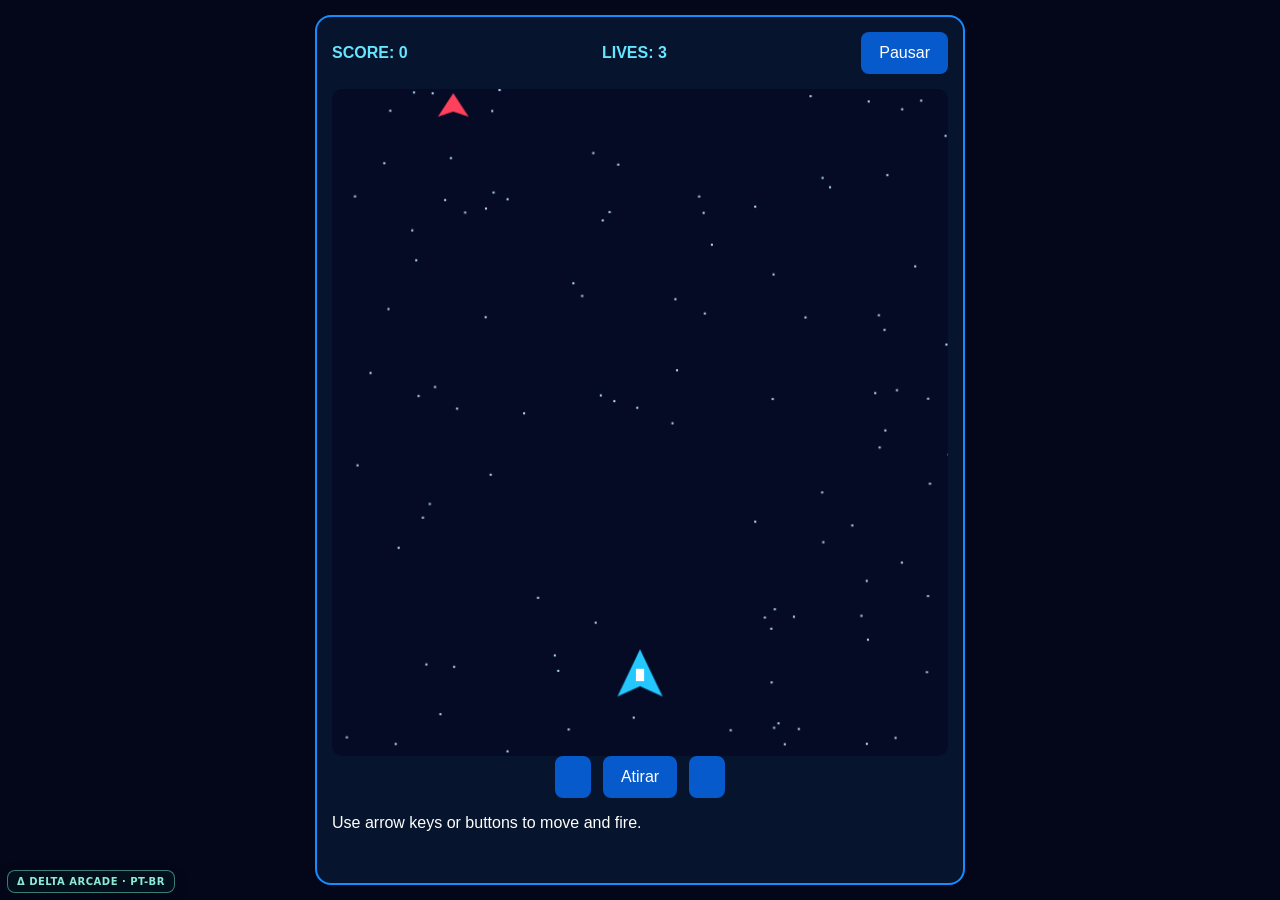
<file: games/space-shooter-flask.html>
<!DOCTYPE html>

<html>

<head>

<meta charset="UTF-8">

<meta name="viewport" content="width=device-width,initial-scale=1">

<title>Space Shooter Game</title>

<style>

*{box-sizing:border-box}

body{margin:0;background:#030719;color:white;font-family:Arial;

display:flex;justify-content:center;min-height:100vh;padding:15px}

.game{width:100%;max-width:650px;background:#07142d;

border:2px solid #168dff;border-radius:16px;padding:15px}

.stats{display:flex;justify-content:space-between;

align-items:center;color:#65e5ff;font-weight:bold}

canvas{display:block;width:100%;background:#050b24;

border-radius:10px;margin-top:15px}

button{background:#075acb;color:white;border:0;

padding:12px 18px;border-radius:8px;font-size:16px}

.controls{display:flex;justify-content:center;gap:12px}

</style>

<script src="../delta-l10n.js"></script><link rel="icon" href="../delta-favicon.svg" type="image/svg+xml"></head>

<body>

<div class="game">

<div class="stats">

<span>SCORE: <b id="score">0</b></span>

<span>LIVES: <b id="lives">3</b></span>

<button id="pause">Pause</button>

</div>

<canvas id="canvas" width="600" height="650"></canvas>

<div class="controls">

<button id="left"></button>

<button id="fire"> FIRE</button>

<button id="right"></button>

</div>

<p>Use arrow keys or buttons to move and fire.</p>

</div>



<script>

const canvas=document.getElementById('canvas');

const ctx=canvas.getContext('2d');

let ship={x:300,y:570};

let bullets=[],enemies=[],stars=[];

let score=0,lives=3,paused=false;

let keys={},lastShot=0,enemyTimer=0;

let leftTouch=false,rightTouch=false,fireTouch=false;



for(let i=0;i<100;i++){

stars.push({x:Math.random()*600,y:Math.random()*650,

s:Math.random()*2+1});

}



function spawnEnemy(){

enemies.push({

x:25+Math.random()*550,

y:-20,

speed:1.3+Math.random()*1.5

});

}



function shoot(){

let now=Date.now();

if(now-lastShot>230){

bullets.push({x:ship.x,y:ship.y-20});

lastShot=now;

}

}



function drawShip(){

ctx.fillStyle='#24c8ff';

ctx.beginPath();

ctx.moveTo(ship.x,ship.y-24);

ctx.lineTo(ship.x-22,ship.y+22);

ctx.lineTo(ship.x,ship.y+12);

ctx.lineTo(ship.x+22,ship.y+22);

ctx.closePath();

ctx.fill();

ctx.fillStyle='#fff';

ctx.fillRect(ship.x-4,ship.y-5,8,12);

}



function update(){

if(paused)return;



ctx.clearRect(0,0,600,650);

ctx.fillStyle='#b4d8ff';

stars.forEach(s=>{

s.y+=s.s;

if(s.y>650){s.y=0;s.x=Math.random()*600}

ctx.fillRect(s.x,s.y,2,2);

});



if(keys.ArrowLeft||keys.a||leftTouch)ship.x-=5;

if(keys.ArrowRight||keys.d||rightTouch)ship.x+=5;

if(keys[' ']||fireTouch)shoot();

ship.x=Math.max(25,Math.min(575,ship.x));



enemyTimer++;

if(enemyTimer>38){spawnEnemy();enemyTimer=0;}



drawShip();



bullets.forEach(b=>{

b.y-=8;

ctx.fillStyle='#3de9ff';

ctx.fillRect(b.x-3,b.y,6,15);

});

bullets=bullets.filter(b=>b.y>-20);



enemies.forEach(e=>{

e.y+=e.speed;

ctx.fillStyle='#ff415e';

ctx.beginPath();

ctx.moveTo(e.x,e.y-13);

ctx.lineTo(e.x-15,e.y+10);

ctx.lineTo(e.x,e.y+5);

ctx.lineTo(e.x+15,e.y+10);

ctx.closePath();

ctx.fill();



bullets.forEach(b=>{

if(Math.abs(b.x-e.x)<18&&Math.abs(b.y-e.y)<18){

e.y=900;

b.y=-50;

score+=100;

document.getElementById('score').textContent=score;

}

});



if(e.y>ship.y-20&&e.y<ship.y+25&&

Math.abs(e.x-ship.x)<28){

e.y=900;lives--;

document.getElementById('lives').textContent=lives;

}

if(e.y>650){e.y=900;}

});



enemies=enemies.filter(e=>e.y<700);

if(lives<=0){

paused=true;

ctx.fillStyle='white';

ctx.font='42px Arial';

ctx.fillText('GAME OVER',175,320);

ctx.font='22px Arial';

ctx.fillText('Score: '+score,240,360);

return;

}

requestAnimationFrame(update);

}



document.addEventListener('keydown',e=>{

keys[e.key]=true;

if(e.key===' ')e.preventDefault();

});

document.addEventListener('keyup',e=>keys[e.key]=false);



function hold(id,setter){

const el=document.getElementById(id);

el.addEventListener('pointerdown',e=>{e.preventDefault();setter(true)});

['pointerup','pointerleave','pointercancel'].forEach(ev=>

el.addEventListener(ev,()=>setter(false)));

}

hold('left',v=>leftTouch=v);

hold('right',v=>rightTouch=v);

hold('fire',v=>fireTouch=v);



document.getElementById('pause').onclick=()=>{

paused=!paused;

document.getElementById('pause').textContent=paused?'Resume':'Pause';

if(!paused)requestAnimationFrame(update);

};



update();

</script>

</body>

</html>
</file>
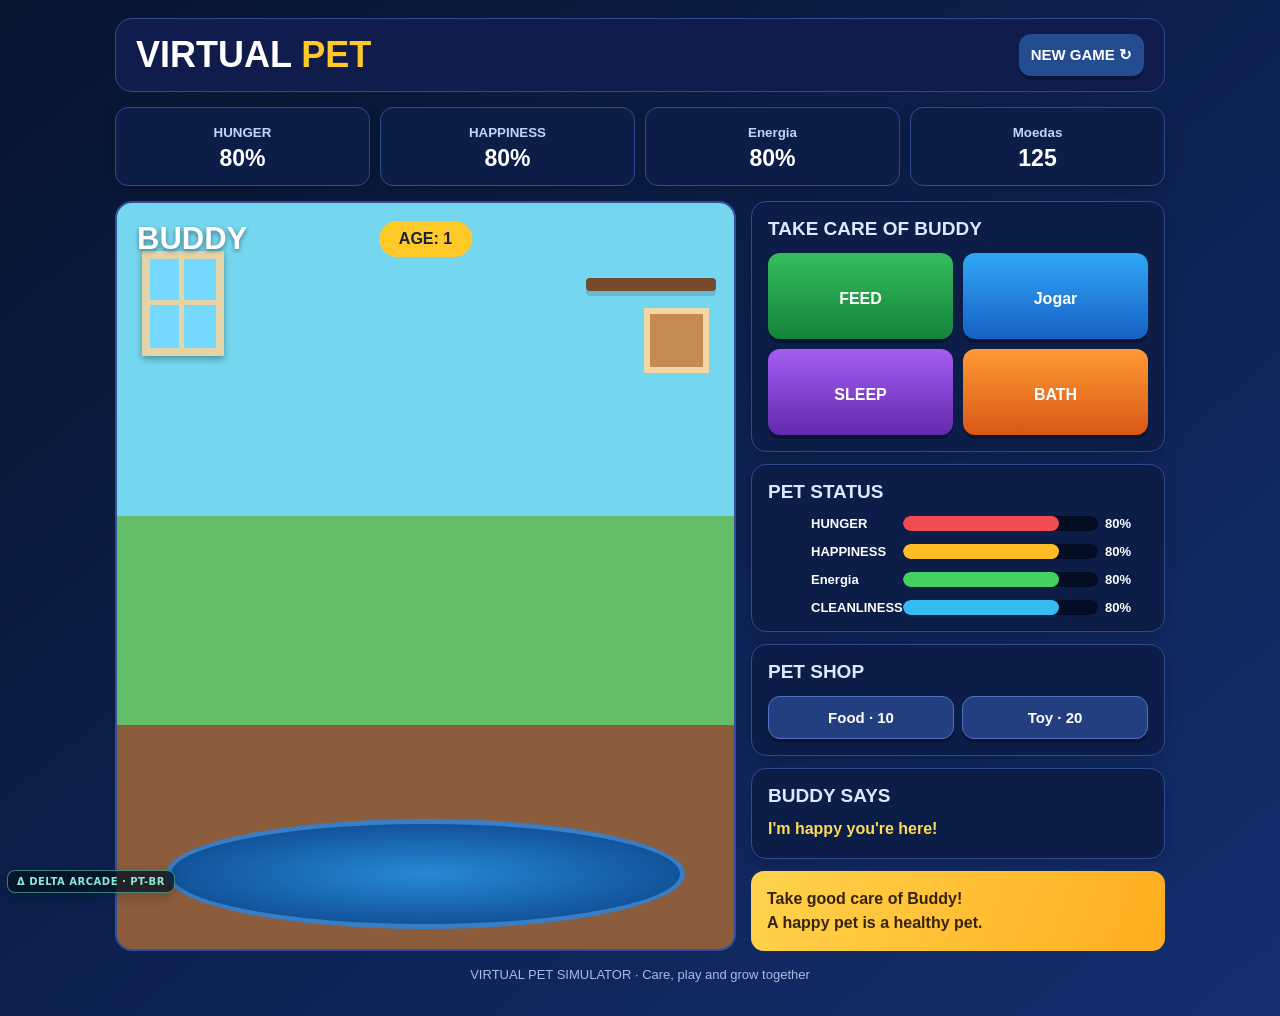
<file: games/virtual-pet.html>
<!DOCTYPE html>

<html lang="en">

<head>

<meta charset="UTF-8">

<meta name="viewport" content="width=device-width,initial-scale=1">

<title>Virtual Pet — Buddy</title>

<style>

:root{--navy:#07152f;--panel:#10285c;--blue:#1678df;--yellow:#ffc928}

*{box-sizing:border-box}

body{margin:0;background:linear-gradient(140deg,#07142e,#142e70);

color:white;font-family:Arial,sans-serif;min-height:100vh;padding:18px}

.app{max-width:1050px;margin:auto}

header{display:flex;justify-content:space-between;align-items:center;gap:12px;

padding:15px 20px;background:#101d4c;border:1px solid #314b91;border-radius:17px}

h1{font-size:clamp(23px,4vw,36px);margin:0}

h1 span{color:var(--yellow)}

button{border:0;border-radius:12px;padding:12px;color:white;font-weight:bold;

font-size:15px;cursor:pointer;transition:.18s;box-shadow:0 4px 0 #0004}

button:hover{filter:brightness(1.15);transform:translateY(-2px)}

button:active{transform:translateY(2px)}

.stats{display:grid;grid-template-columns:repeat(4,1fr);gap:10px;margin:15px 0}

.stat{background:#0c1d48;border:1px solid #304c91;padding:13px;

border-radius:13px;text-align:center;box-shadow:0 5px 15px #0003}

.stat .emoji{font-size:26px}

.stat small{display:block;color:#c2d4f9;font-weight:bold;margin-top:4px}

.stat strong{font-size:23px;display:block;margin-top:5px}

.layout{display:grid;grid-template-columns:minmax(0,1.2fr) minmax(280px,.8fr);gap:15px}

.scene{position:relative;overflow:hidden;min-height:410px;border-radius:17px;

border:2px solid #344f98;background:linear-gradient(#75d7ef 0 42%,#64bd69 42% 70%,#8c5d3d 70%)}

.window{position:absolute;top:48px;left:25px;width:82px;height:105px;

background:#74d8ff;border:8px solid #e4d4a8;box-shadow:0 3px 7px #0005}

.window:before{content:"";position:absolute;left:29px;height:100%;width:5px;background:#e4d4a8}

.window:after{content:"";position:absolute;top:41px;width:100%;height:5px;background:#e4d4a8}

.shelf{position:absolute;right:18px;top:75px;width:130px;height:13px;

background:#754a2c;border-radius:4px;box-shadow:0 5px 0 #0002}

.plant{position:absolute;right:65px;top:35px;font-size:46px}

.clock{position:absolute;top:54px;left:45%;font-size:42px}

.picture{position:absolute;top:105px;right:25px;width:65px;height:65px;

display:grid;place-items:center;background:#c68a53;border:6px solid #f2d7a4;

font-size:33px}

.rug{position:absolute;bottom:20px;left:8%;width:84%;height:110px;

border-radius:50%;background:radial-gradient(ellipse,#2789d6,#12549c 70%,#103568);

border:5px solid #397dc4}

.pet{position:absolute;bottom:55px;left:50%;transform:translateX(-50%);

font-size:clamp(100px,17vw,170px);filter:drop-shadow(0 8px 5px #0004);

animation:bounce 2s ease-in-out infinite;cursor:pointer;z-index:2}

@keyframes bounce{0%,100%{transform:translate(-50%,0) rotate(-2deg)}

50%{transform:translate(-50%,-9px) rotate(2deg)}}

.pet.sleeping{animation:none;filter:brightness(.75)}

.pet.happy{animation:bounce .45s ease-in-out infinite}

.age{position:absolute;top:18px;left:50%;transform:translateX(-50%);

background:var(--yellow);color:#16213b;padding:9px 20px;border-radius:30px;

font-weight:900;z-index:3}

.name{position:absolute;top:18px;left:20px;z-index:3;font-weight:900;

font-size:clamp(20px,3vw,31px);text-shadow:0 2px 5px #0007}

.right{display:flex;flex-direction:column;gap:12px}

.panel{padding:16px;background:#0c1d48;border:1px solid #304c91;

border-radius:15px;box-shadow:0 5px 15px #0003}

.panel h2{margin:0 0 13px;font-size:19px;color:#dce8ff}

.action-grid{display:grid;grid-template-columns:repeat(2,1fr);gap:10px}

.action{font-size:16px;min-height:86px}

.action span{display:block;font-size:29px;margin-bottom:5px}

.feed{background:linear-gradient(#35bd5d,#15833b)}

.play{background:linear-gradient(#31a8f7,#1760c5)}

.sleep{background:linear-gradient(#a55df3,#6329ac)}

.bath{background:linear-gradient(#ff9b36,#d95716)}

.status{display:grid;gap:13px}

.status-row{display:grid;grid-template-columns:36px 85px 1fr 43px;

align-items:center;gap:7px;font-size:13px;font-weight:bold}

.status-row .icon{font-size:23px}

.bar{height:15px;border-radius:20px;background:#050d24;overflow:hidden}

.fill{height:100%;width:80%;border-radius:20px;transition:width .3s}

#hungerBar{background:#f04c52}#happyBar{background:#ffbd25}

#energyBar{background:#43d15f}#cleanBar{background:#35baf2}

.tip{background:linear-gradient(110deg,#ffd34c,#ffad1f);color:#352409;

border-radius:13px;padding:16px;font-weight:bold;line-height:1.5}

#message{font-weight:bold;color:#ffda57;min-height:22px}

.shop{display:flex;gap:8px;flex-wrap:wrap}

.shop button{background:#243f80;border:1px solid #5175c4;flex:1}

footer{text-align:center;color:#a9bce5;font-size:13px;padding:16px}

@media(max-width:720px){body{padding:9px}.layout{grid-template-columns:1fr}

.stats{grid-template-columns:repeat(2,1fr)}.scene{min-height:360px}

.status-row{grid-template-columns:32px 76px 1fr 40px}}

</style>

<script src="../delta-l10n.js"></script><link rel="icon" href="../delta-favicon.svg" type="image/svg+xml"></head>

<body>

<main class="app">

<header>

  <h1> VIRTUAL <span>PET</span></h1>

  <button id="newPet" style="background:#244c91">NEW GAME ↻</button>

</header>



<section class="stats">

  <div class="stat"><div class="emoji"></div><small>HUNGER</small><strong id="hungerValue">80%</strong></div>

  <div class="stat"><div class="emoji"></div><small>HAPPINESS</small><strong id="happyValue">80%</strong></div>

  <div class="stat"><div class="emoji"></div><small>ENERGY</small><strong id="energyValue">80%</strong></div>

  <div class="stat"><div class="emoji"></div><small>COINS</small><strong id="coinsValue">125</strong></div>

</section>



<section class="layout">

  <div class="scene">

    <div class="name"> <span id="petName">BUDDY</span></div>

    <div class="age">AGE: <span id="ageValue">1</span></div>

    <div class="window"></div><div class="clock"></div>

    <div class="plant"></div><div class="shelf"></div>

    <div class="picture"></div><div class="rug"></div>

    <div class="pet" id="pet" title="Pet Buddy"></div>

  </div>



  <div class="right">

    <section class="panel">

      <h2> TAKE CARE OF BUDDY</h2>

      <div class="action-grid">

        <button class="action feed" id="feed"><span></span>FEED</button>

        <button class="action play" id="play"><span></span>PLAY</button>

        <button class="action sleep" id="sleep"><span></span>SLEEP</button>

        <button class="action bath" id="bath"><span></span>BATH</button>

      </div>

    </section>



    <section class="panel">

      <h2> PET STATUS</h2>

      <div class="status">

        <div class="status-row"><span class="icon"></span><span>HUNGER</span><div class="bar"><div id="hungerBar" class="fill"></div></div><span id="hungerPct">80%</span></div>

        <div class="status-row"><span class="icon"></span><span>HAPPINESS</span><div class="bar"><div id="happyBar" class="fill"></div></div><span id="happyPct">80%</span></div>

        <div class="status-row"><span class="icon"></span><span>ENERGY</span><div class="bar"><div id="energyBar" class="fill"></div></div><span id="energyPct">80%</span></div>

        <div class="status-row"><span class="icon"></span><span>CLEANLINESS</span><div class="bar"><div id="cleanBar" class="fill"></div></div><span id="cleanPct">80%</span></div>

      </div>

    </section>



    <section class="panel">

      <h2> PET SHOP</h2>

      <div class="shop">

        <button id="buyFood"> Food · 10</button>

        <button id="buyToy"> Toy · 20</button>

      </div>

    </section>



    <section class="panel">

      <h2> BUDDY SAYS</h2>

      <div id="message">I'm happy you're here! </div>

    </section>



    <div class="tip"> Take good care of Buddy!<br>

    A happy pet is a healthy pet.</div>

  </div>

</section>

<footer>VIRTUAL PET SIMULATOR · Care, play and grow together</footer>

</main>



<script>

const $ = id => document.getElementById(id);

const initial = () => ({

  hunger:80,happiness:80,energy:80,clean:80,coins:125,age:1,

  food:2,toys:1,sleeping:false

});

let pet = initial();

let lastAge = Date.now();

let lastDecay = Date.now();



function clamp(v){return Math.max(0,Math.min(100,v))}

function say(message){$("message").textContent=message}

function update(){

  for(const key of ["hunger","happiness","energy","clean"]){
    const idKey=key==="happiness"?"happy":key;

    $(idKey+"Value") && ($(idKey+"Value").textContent=pet[key]+"%");

    $(idKey+"Pct").textContent=pet[key]+"%";

    $(idKey+"Bar").style.width=pet[key]+"%";

  }

  $("coinsValue").textContent=pet.coins;

  $("ageValue").textContent=pet.age;

  $("pet").classList.toggle("sleeping",pet.sleeping);

  $("pet").classList.toggle("happy",pet.happiness>=90&&!pet.sleeping);

  $("pet").textContent=pet.sleeping?"":

    pet.happiness<20?"":pet.hunger<20?"":

    pet.happiness>=90?"":"";

}

function action(name){

  if(pet.sleeping&&name!=="sleep"){

    pet.sleeping=false;

    say("Buddy woke up! What shall we do?");

  }

  if(name==="feed"){

    if(pet.food<=0){say("You're out of food! Buy some from the shop.");return}

    pet.food--;pet.hunger=clamp(pet.hunger+25);

    pet.happiness=clamp(pet.happiness+5);

    pet.coins+=2;say("Yummy! Buddy loved that meal. +2 coins ");

  }

  if(name==="play"){

    if(pet.energy<15){say("Buddy is tired. Let them sleep first.");return}

    pet.happiness=clamp(pet.happiness+18);

    pet.energy=clamp(pet.energy-15);

    pet.hunger=clamp(pet.hunger-8);

    pet.coins+=5;say("That was fun! Buddy earned 5 coins! ");

  }

  if(name==="sleep"){

    pet.sleeping=!pet.sleeping;

    if(pet.sleeping){say("Zzz... Buddy is resting. Click SLEEP to wake up.");}

    else{pet.energy=clamp(pet.energy+30);say("Good morning, Buddy! ");}

  }

  if(name==="bath"){

    pet.clean=clamp(pet.clean+35);

    pet.happiness=clamp(pet.happiness+5);

    say("Fresh and clean! Buddy smells wonderful. ");

  }

  update();

}

$("feed").onclick=()=>action("feed");

$("play").onclick=()=>action("play");

$("sleep").onclick=()=>action("sleep");

$("bath").onclick=()=>action("bath");

$("pet").onclick=()=>{

  pet.happiness=clamp(pet.happiness+3);

  say("Buddy loves being petted! ");update();

};

$("buyFood").onclick=()=>{

  if(pet.coins>=10){pet.coins-=10;pet.food+=3;say("Bought 3 meals for Buddy! ");}

  else say("Not enough coins for food!");

  update();

};

$("buyToy").onclick=()=>{

  if(pet.coins>=20){pet.coins-=20;pet.toys++;pet.happiness=clamp(pet.happiness+5);say("New toy unlocked! ");}

  else say("Play games to earn more coins!");

  update();

};

$("newPet").onclick=()=>{

  if(confirm("Start a new game? Your current pet progress will reset.")){

    pet=initial();lastAge=Date.now();lastDecay=Date.now();

    say("Meet Buddy! Take good care of your new friend.");update();

  }

};

setInterval(()=>{

  const now=Date.now();

  if(now-lastDecay>=12000){

    lastDecay=now;

    if(pet.sleeping){

      pet.energy=clamp(pet.energy+8);

      pet.hunger=clamp(pet.hunger-2);

    }else{

      pet.hunger=clamp(pet.hunger-2);

      pet.happiness=clamp(pet.happiness-1);

      pet.energy=clamp(pet.energy-1);

      pet.clean=clamp(pet.clean-1);

    }

    update();

  }

  if(now-lastAge>=60000){

    lastAge=now;pet.age++;say("Happy birthday, Buddy! ");update();

  }

},1000);

update();

</script>

</body>

</html>
</file>
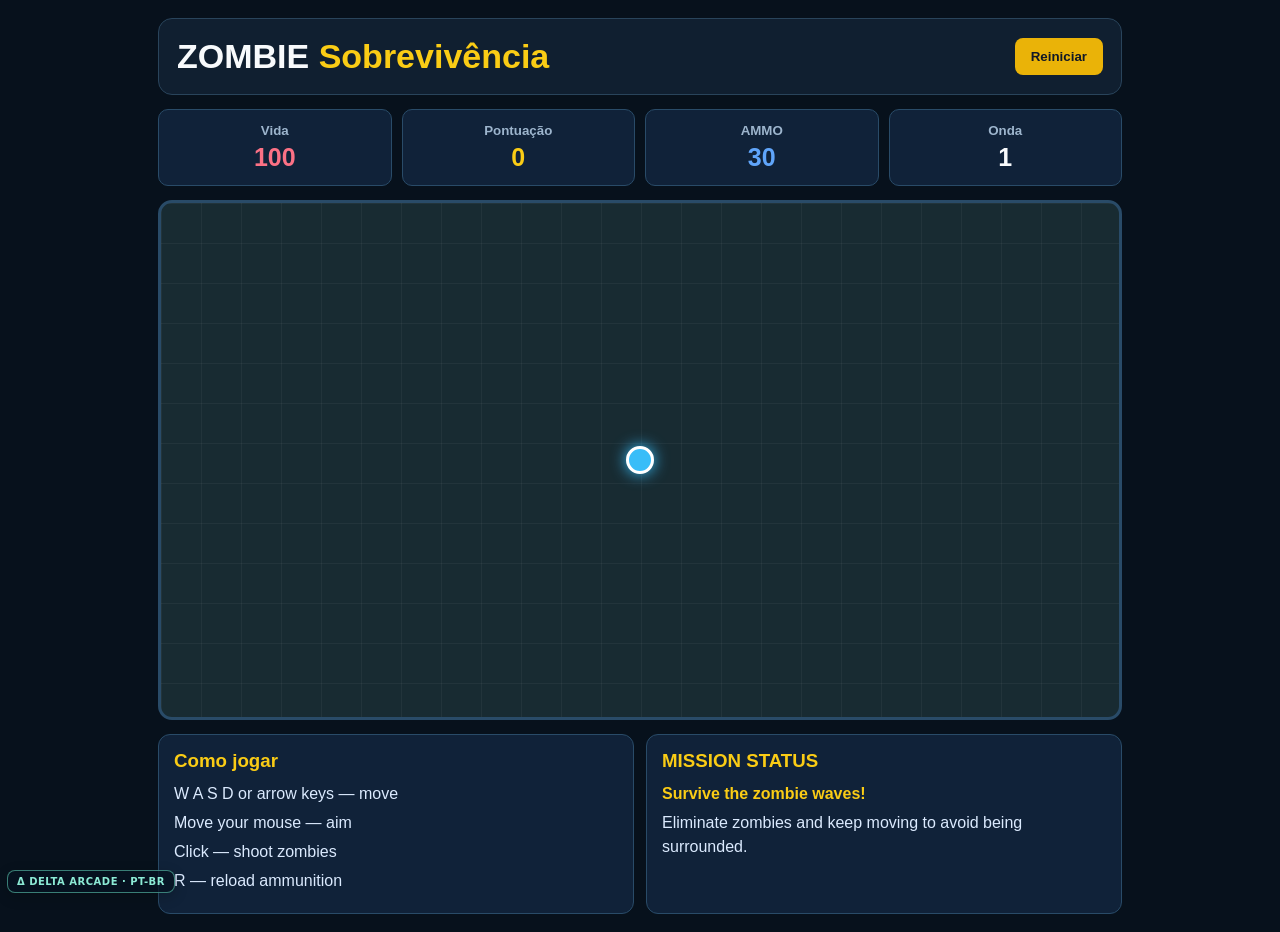
<file: games/zombie-survival.html>
<!DOCTYPE html>

<html lang="en">

<head>

<meta charset="UTF-8">

<meta name="viewport" content="width=device-width, initial-scale=1">

<title>Zombie Survival</title>

<style>

*{box-sizing:border-box}

body{margin:0;background:#07111c;color:#f8fafc;font-family:Arial,sans-serif}

.app{max-width:1000px;margin:auto;padding:18px}

header{display:flex;justify-content:space-between;align-items:center;gap:12px;

padding:18px;background:#101f30;border:1px solid #29445b;border-radius:14px}

h1{margin:0;font-size:clamp(22px,4vw,34px)}

h1 span{color:#facc15}

button{border:0;border-radius:8px;padding:11px 16px;font-weight:bold;

background:#eab308;color:#111827;cursor:pointer}

.stats{display:grid;grid-template-columns:repeat(4,1fr);gap:10px;margin:14px 0}

.stat{background:#102239;border:1px solid #294b68;border-radius:10px;

padding:13px;text-align:center}

.stat small{display:block;color:#9db5cd;font-weight:bold}

.stat strong{display:block;font-size:25px;margin-top:5px}

#health{color:#fb7185}#score{color:#facc15}#ammo{color:#60a5fa}

.arena{position:relative;height:min(65vh,520px);min-height:350px;overflow:hidden;

border:3px solid #294b68;border-radius:14px;

background-color:#182b32;

background-image:linear-gradient(#ffffff0b 1px,transparent 1px),

linear-gradient(90deg,#ffffff0b 1px,transparent 1px);

background-size:40px 40px;cursor:crosshair}

.entity{position:absolute;transform:translate(-50%,-50%);user-select:none}

.player{width:28px;height:28px;background:#38bdf8;border:3px solid white;

border-radius:50%;box-shadow:0 0 15px #38bdf8}

.zombie{width:27px;height:27px;background:#65a30d;border:3px solid #bef264;

border-radius:8px;box-shadow:0 0 9px #65a30d}

.bullet{width:8px;height:8px;border-radius:50%;background:#fde047;

box-shadow:0 0 8px #fde047}

.controls{display:grid;grid-template-columns:1fr 1fr;gap:12px;margin-top:14px}

.panel{padding:15px;background:#102239;border:1px solid #294b68;border-radius:12px}

.panel h3{margin:0 0 10px;color:#facc15}

.panel p{line-height:1.5;color:#dbeafe;margin:5px 0}

#message{font-weight:bold;color:#facc15}

@media(max-width:560px){.stats{grid-template-columns:repeat(2,1fr)}

.controls{grid-template-columns:1fr}.app{padding:8px}}

</style>

<script src="../delta-l10n.js"></script><link rel="icon" href="../delta-favicon.svg" type="image/svg+xml"></head>

<body>

<main class="app">

<header>

  <h1> ZOMBIE <span>SURVIVAL</span></h1>

  <button id="restart">RESTART</button>

</header>



<section class="stats">

  <div class="stat"><small> HEALTH</small><strong id="health">100</strong></div>

  <div class="stat"><small> SCORE</small><strong id="score">0</strong></div>

  <div class="stat"><small> AMMO</small><strong id="ammo">30</strong></div>

  <div class="stat"><small> WAVE</small><strong id="wave">1</strong></div>

</section>



<div class="arena" id="arena">

  <div class="entity player" id="player"></div>

</div>



<section class="controls">

  <div class="panel">

    <h3>HOW TO PLAY</h3>

    <p>W A S D or arrow keys — move</p>

    <p>Move your mouse — aim</p>

    <p>Click — shoot zombies</p>

    <p>R — reload ammunition</p>

  </div>

  <div class="panel">

    <h3>MISSION STATUS</h3>

    <p id="message">Survive the zombie waves!</p>

    <p>Eliminate zombies and keep moving to avoid being surrounded.</p>

  </div>

</section>

</main>

<script>

const arena=document.getElementById("arena");

const playerEl=document.getElementById("player");

const healthEl=document.getElementById("health");

const scoreEl=document.getElementById("score");

const ammoEl=document.getElementById("ammo");

const waveEl=document.getElementById("wave");

const messageEl=document.getElementById("message");



let player,zombies,bullets,keys,health,score,ammo,wave,gameOver;

let lastSpawn=0,lastShot=0,lastDamage=0;

let mouse={x:500,y:250};

const rand=(a,b)=>Math.random()*(b-a)+a;



function reset(){

  arena.querySelectorAll(".zombie,.bullet").forEach(e=>e.remove());

  player={x:arena.clientWidth/2,y:arena.clientHeight/2};

  zombies=[];bullets=[];keys={};health=100;score=0;ammo=30;

  wave=1;gameOver=false;lastSpawn=0;lastShot=0;lastDamage=0;

  playerEl.style.left=player.x+"px";playerEl.style.top=player.y+"px";

  messageEl.textContent="Survive the zombie waves!";

  updateStats();

}

function updateStats(){

  healthEl.textContent=health;scoreEl.textContent=score;

  ammoEl.textContent=ammo;waveEl.textContent=wave;

}

function spawnZombie(){

  const side=Math.floor(Math.random()*4);

  let x=side===0?0:side===1?arena.clientWidth:

        rand(0,arena.clientWidth);

  let y=side===2?0:side===3?arena.clientHeight:

        rand(0,arena.clientHeight);

  const el=document.createElement("div");

  el.className="entity zombie";

  arena.appendChild(el);

  zombies.push({x,y,el,hp:1,speed:rand(24,42)+wave*2});

}

function shoot(){

  if(gameOver||ammo<=0)return;

  const now=performance.now();

  if(now-lastShot<220)return;

  lastShot=now;ammo--;updateStats();

  const dx=mouse.x-player.x,dy=mouse.y-player.y;

  const len=Math.hypot(dx,dy)||1;

  const el=document.createElement("div");

  el.className="entity bullet";

  arena.appendChild(el);

  bullets.push({x:player.x,y:player.y,

    vx:dx/len*480,vy:dy/len*480,el,life:1.2});

}

function endGame(){

  gameOver=true;

  messageEl.textContent="GAME OVER — press RESTART to play again.";

}

arena.addEventListener("mousemove",e=>{

  const r=arena.getBoundingClientRect();

  mouse={x:e.clientX-r.left,y:e.clientY-r.top};

});

arena.addEventListener("click",shoot);

document.addEventListener("keydown",e=>{

  keys[e.key.toLowerCase()]=true;

  if(["arrowup","arrowdown","arrowleft","arrowright"," "].includes(e.key.toLowerCase()))

    e.preventDefault();

  if(e.key.toLowerCase()==="r"&&!gameOver){ammo=30;updateStats();}

});

document.addEventListener("keyup",e=>keys[e.key.toLowerCase()]=false);

document.getElementById("restart").addEventListener("click",reset);



let previous=performance.now();

function frame(now){

  const dt=Math.min((now-previous)/1000,.04);

  previous=now;

  if(!gameOver){

    const speed=210;

    let dx=0,dy=0;

    if(keys.w||keys.arrowup)dy--;

    if(keys.s||keys.arrowdown)dy++;

    if(keys.a||keys.arrowleft)dx--;

    if(keys.d||keys.arrowright)dx++;

    const len=Math.hypot(dx,dy)||1;

    player.x=Math.max(14,Math.min(arena.clientWidth-14,

      player.x+dx/len*speed*dt));

    player.y=Math.max(14,Math.min(arena.clientHeight-14,

      player.y+dy/len*speed*dt));

    playerEl.style.left=player.x+"px";

    playerEl.style.top=player.y+"px";



    if(now-lastSpawn>Math.max(400,1400-wave*80)){

      spawnZombie();lastSpawn=now;

      if(score>0&&score%100===0)wave=Math.floor(score/100)+1;

    }

    zombies.forEach(z=>{

      const dx=player.x-z.x,dy=player.y-z.y;

      const len=Math.hypot(dx,dy)||1;

      z.x+=dx/len*z.speed*dt;z.y+=dy/len*z.speed*dt;

      z.el.style.left=z.x+"px";z.el.style.top=z.y+"px";

      if(len<28&&now-lastDamage>500){

        health=Math.max(0,health-8);lastDamage=now;

        if(health===0)endGame();

      }

    });

    bullets.forEach(b=>{

      b.x+=b.vx*dt;b.y+=b.vy*dt;b.life-=dt;

      b.el.style.left=b.x+"px";b.el.style.top=b.y+"px";

    });

    bullets=bullets.filter(b=>{

      let hit=false;

      for(let i=zombies.length-1;i>=0;i--){

        const z=zombies[i];

        if(Math.hypot(z.x-b.x,z.y-b.y)<22){

          z.el.remove();zombies.splice(i,1);

          score+=10;hit=true;break;

        }

      }

      if(hit||b.life<=0||b.x<0||b.y<0||

        b.x>arena.clientWidth||b.y>arena.clientHeight)b.el.remove();

      return !hit&&b.life>0&&b.x>=0&&b.y>=0&&

        b.x<=arena.clientWidth&&b.y<=arena.clientHeight;

    });

    updateStats();

  }

  requestAnimationFrame(frame);

}

reset();

requestAnimationFrame(frame);

</script>

<script src="touch-zombie.js"></script>
</body>

</html>
</file>
<file: delta-brand.css>
/* DELTA ARCADE — identidade visual, mantendo créditos Algorithm Arch e terceiros. */
:root{--delta-primary:#59e2d3;--delta-secondary:#4ab9f4;--delta-night:#06101f}
body{background:radial-gradient(ellipse at 7% -6%,#0b5661,transparent 42%),radial-gradient(ellipse at 93% 2%,#24275a,transparent 36%),#07111e!important}
.brand{display:flex;align-items:center;gap:7px!important;color:white!important;font-weight:900!important}
.delta-mark{display:inline-grid;place-items:center;width:35px;height:35px;border-radius:10px;background:linear-gradient(135deg,#5bf1d2,#349ddb);color:#071426;box-shadow:0 0 26px #3ee6cf4b;font-size:27px;line-height:1}
.delta-title{color:#e8fffc!important;letter-spacing:.02em}.delta-title strong{color:#71f1d8}
.delta-byline{display:block;color:#9fbed3;font-size:10px;font-weight:600;letter-spacing:.02em;line-height:1.2;margin-left:5px}
nav a:hover,.links a:hover{color:#8df2e2!important;border-color:#5fcab7!important}
.btn.main,.action.primary,.play{background:linear-gradient(99deg,#54dcd8,#80edb3)!important;color:#06252a!important}
.hero h1 em,.hero h1 span{color:#8deed7!important}
.card,.game{box-shadow:0 9px 36px #00000020}.card:hover,.game:hover{border-color:#71e2d1!important}
.delta-banner{display:flex;align-items:center;gap:12px;background:linear-gradient(100deg,#102e41,#17274a);border:1px solid #477a86;border-radius:13px;padding:13px 16px;margin:10px 0 20px;color:#d4f7f3}
.delta-banner-icon{font-size:28px;font-weight:900;color:#64e7d5}
.delta-banner strong{display:block;font-size:14px}.delta-banner small{display:block;color:#b6cbdc;line-height:1.35}
@media(max-width:640px){.delta-mark{width:29px;height:29px;font-size:23px}.delta-byline{font-size:9px}}
</file>
